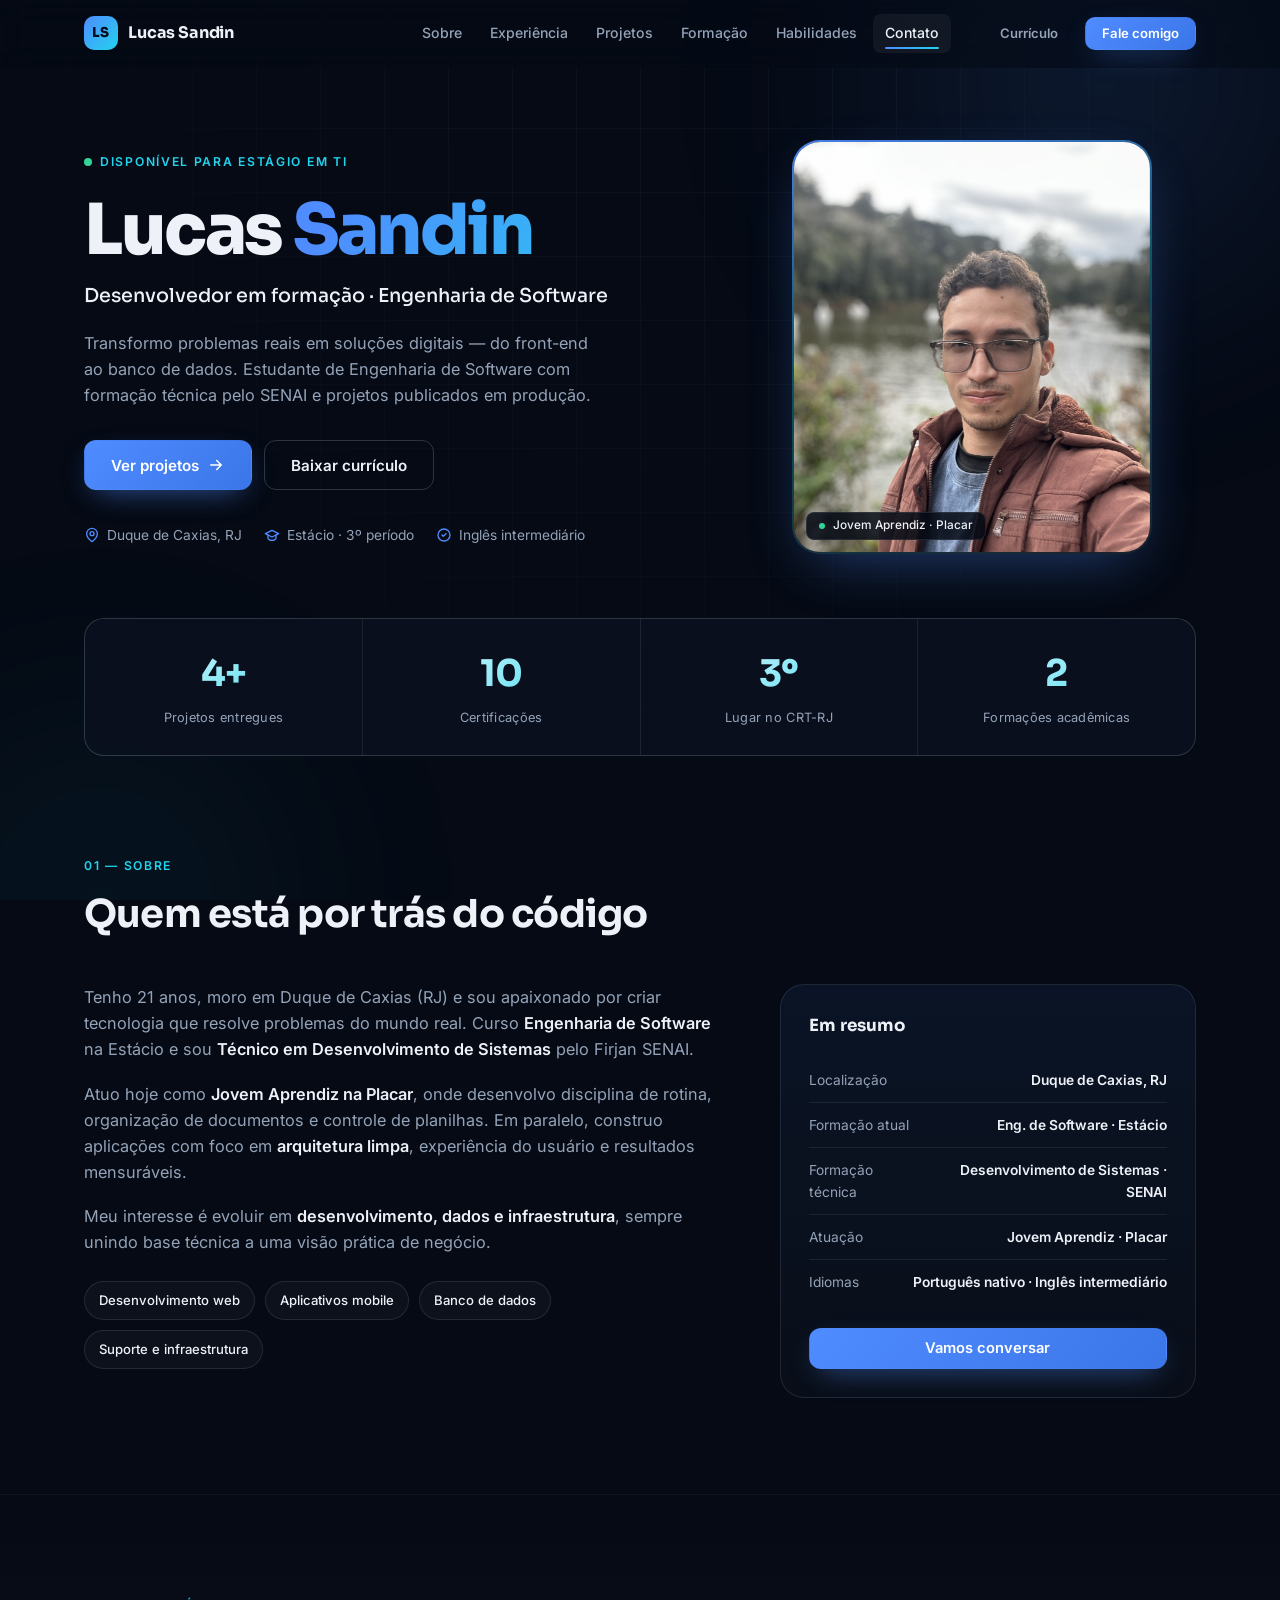
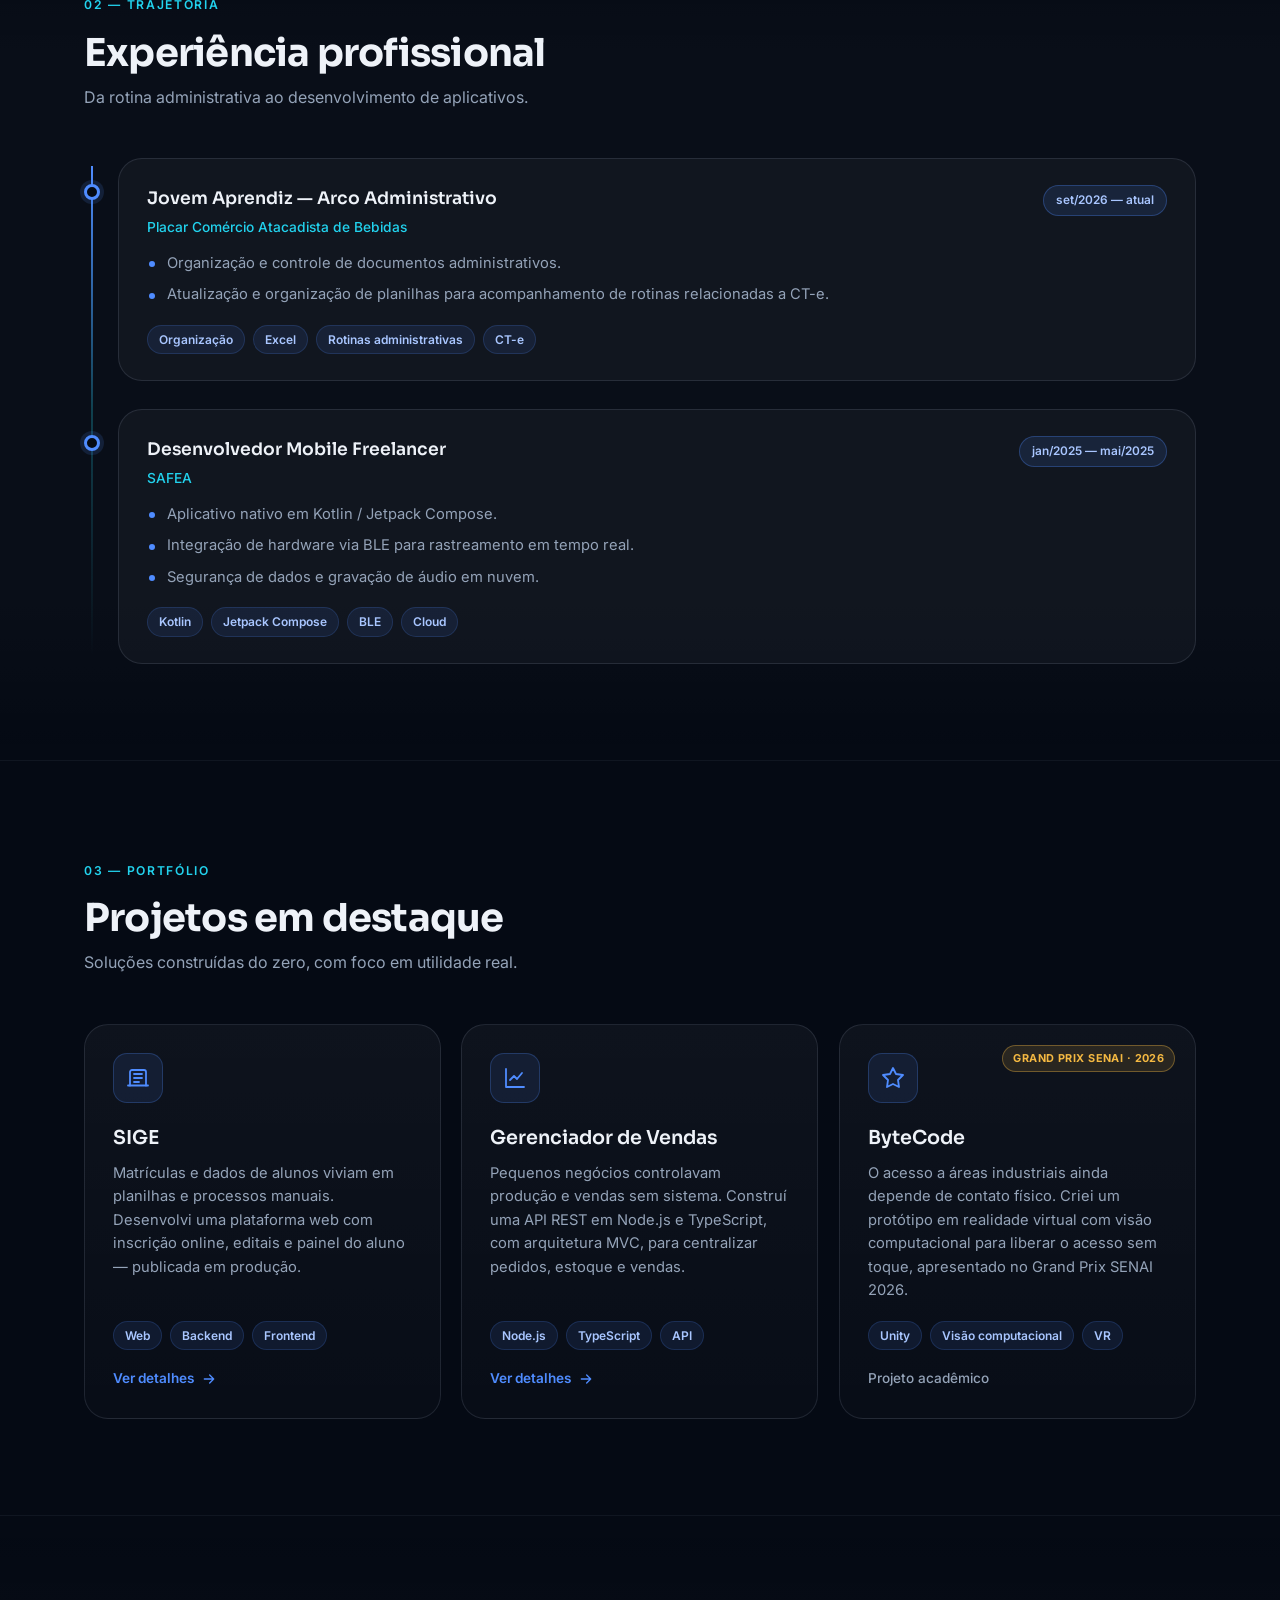
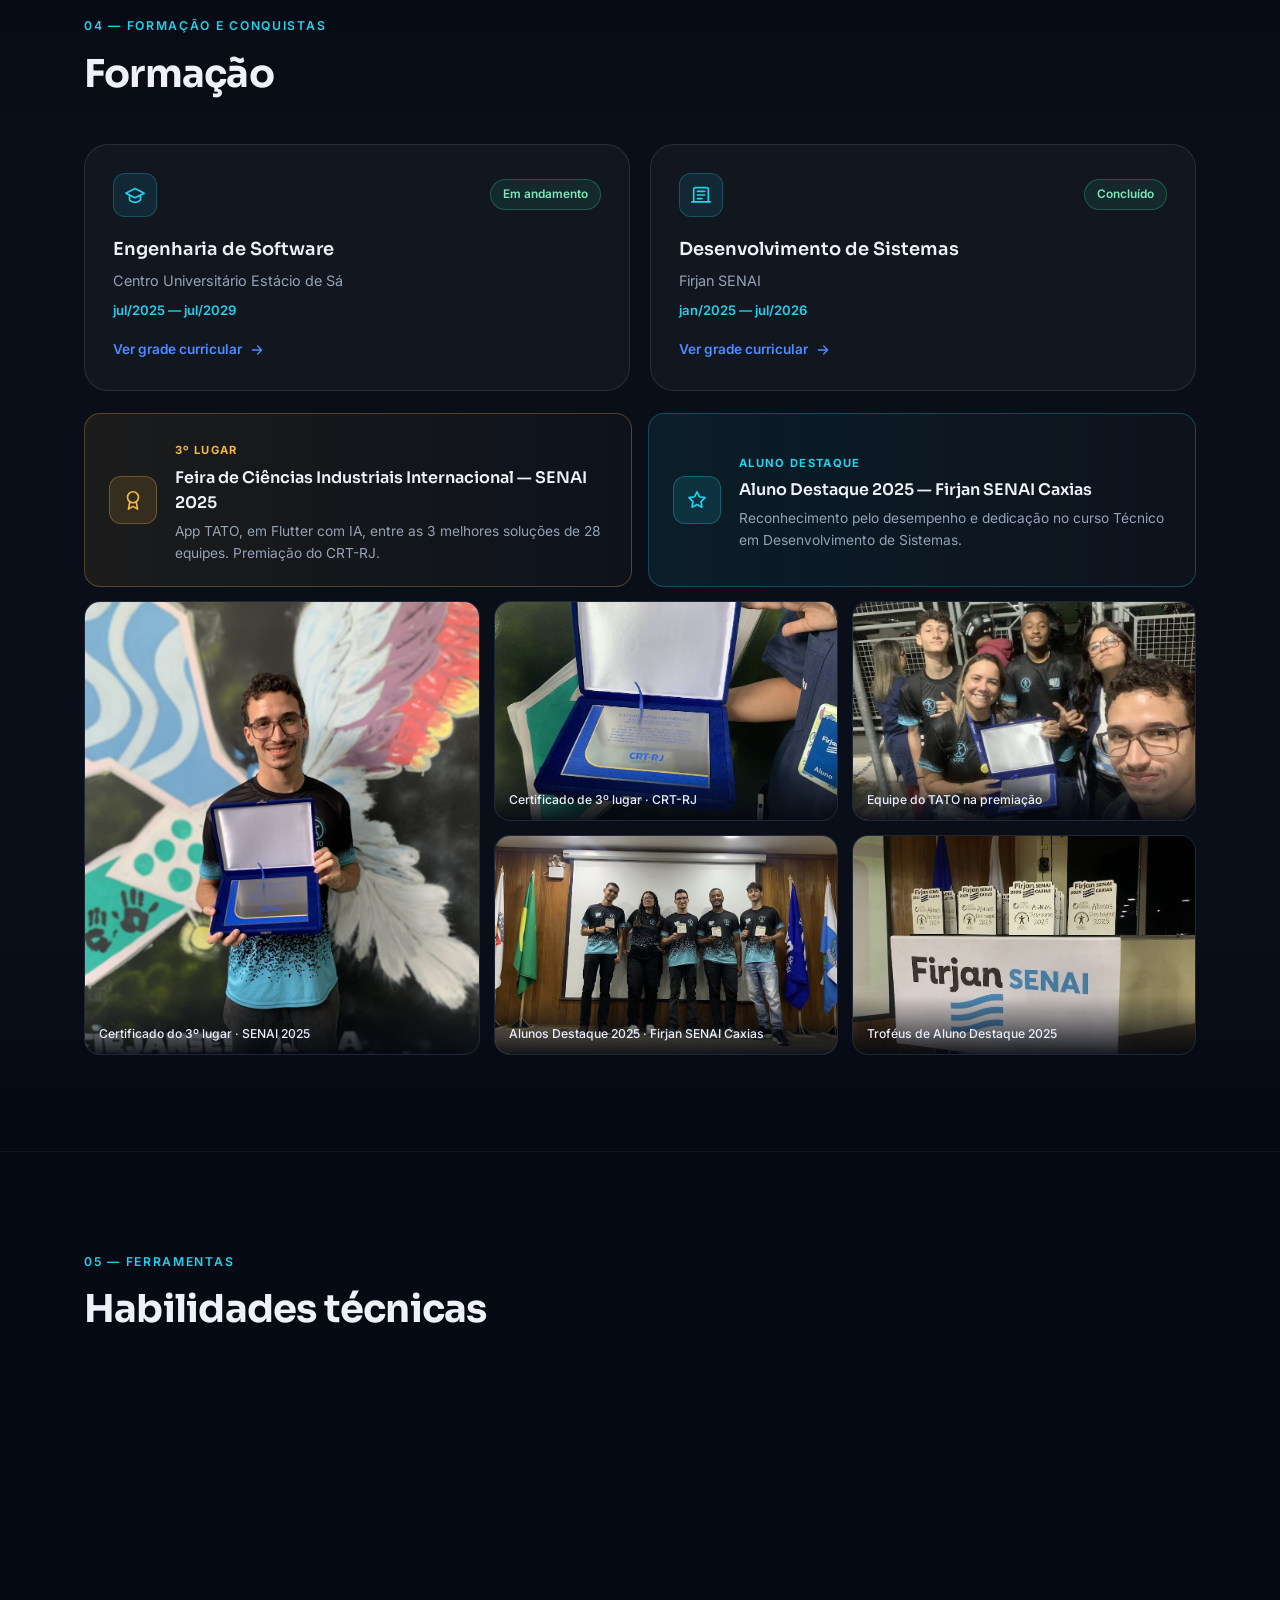
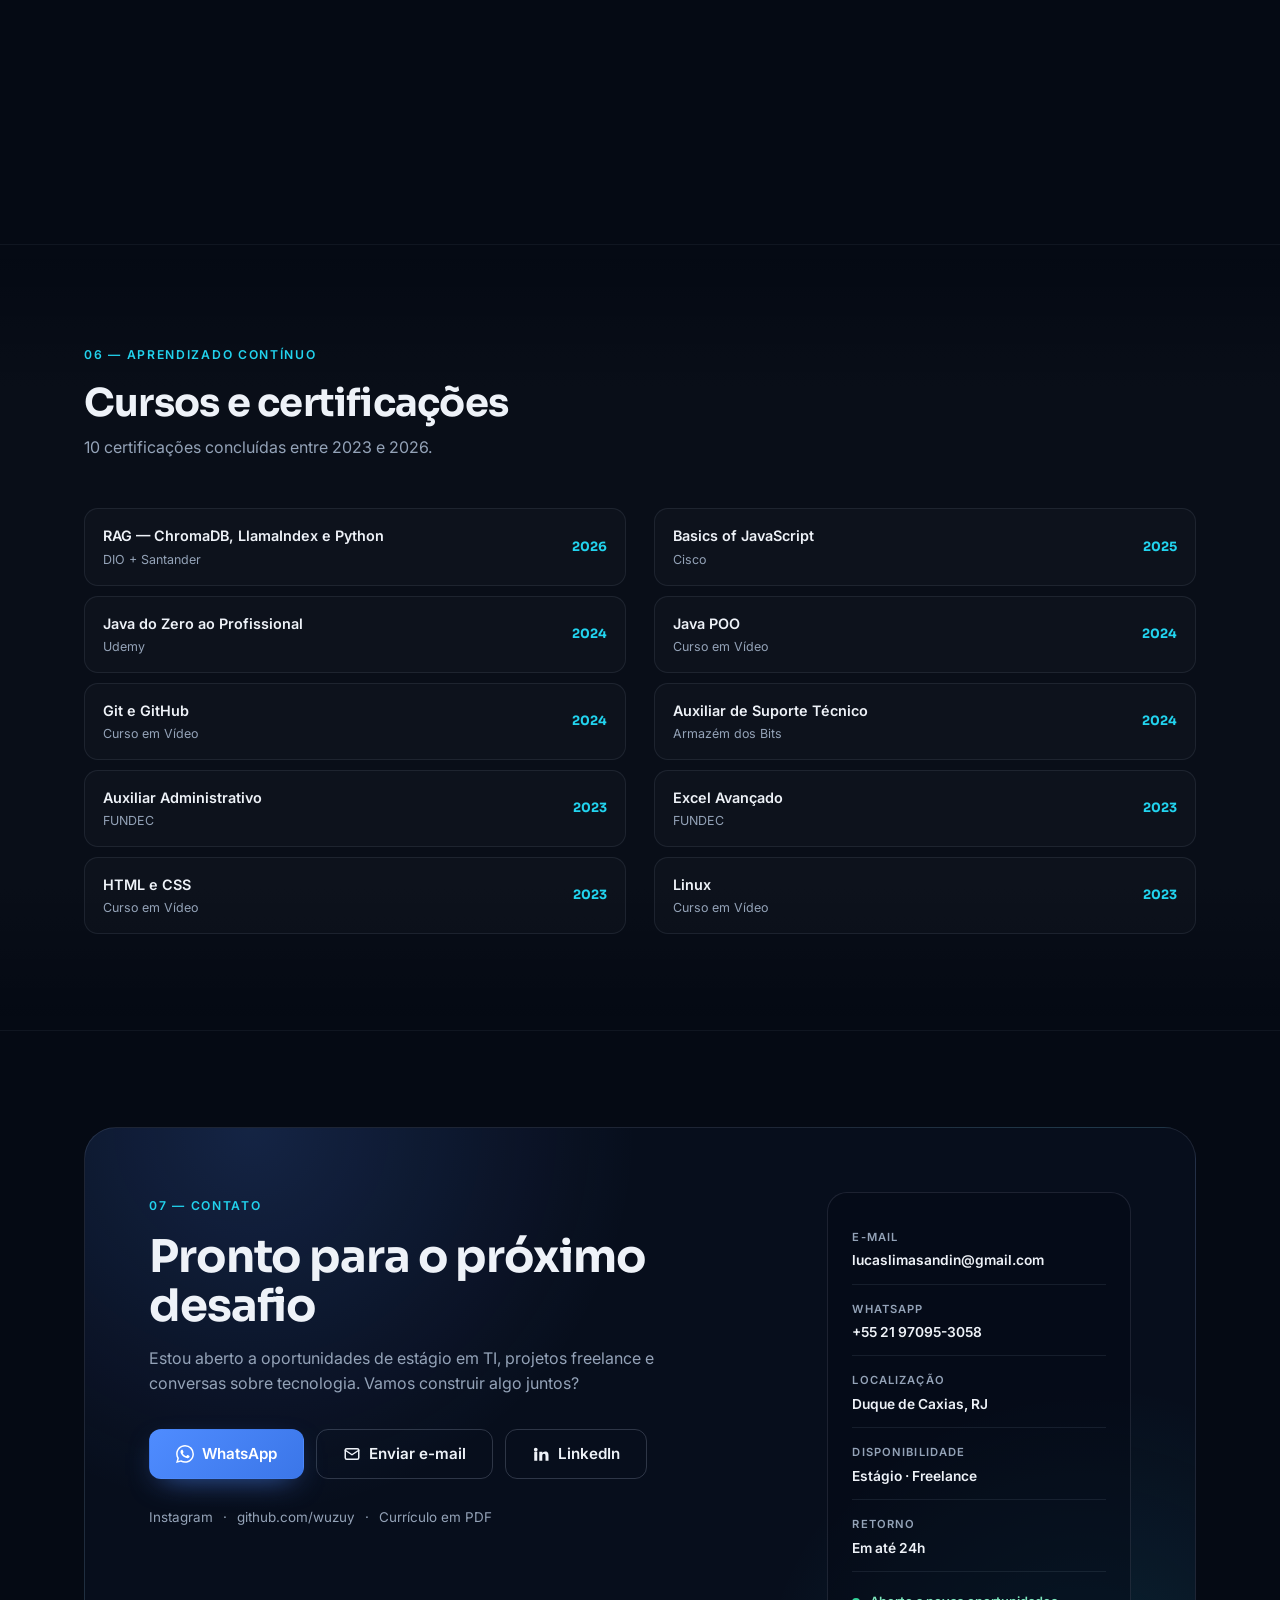
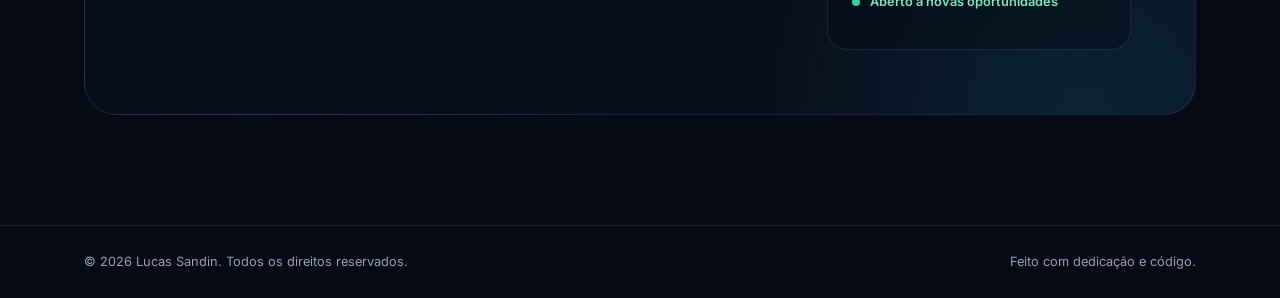
<file: index.html>
<!DOCTYPE html>
<html lang="pt-BR">

<head>
    <meta charset="UTF-8">
    <meta name="viewport" content="width=device-width, initial-scale=1.0">
    <title>Lucas Sandin — Desenvolvedor em Formação</title>
    <meta name="description"
        content="Portfólio de Lucas Sandin, desenvolvedor em formação em Engenharia de Software. Projetos de desenvolvimento web, mobile e dados.">
    <link rel="preconnect" href="https://fonts.googleapis.com">
    <link rel="preconnect" href="https://fonts.gstatic.com" crossorigin>
    <link
        href="https://fonts.googleapis.com/css2?family=Inter:wght@300;400;500;600;700&family=Sora:wght@400;500;600;700;800&display=swap"
        rel="stylesheet">
    <link rel="stylesheet" href="style.css">
</head>

<body>
    <div class="scroll-progress" id="scroll-progress" aria-hidden="true"></div>
    <div class="bg-effects" aria-hidden="true">
        <span class="bg-glow bg-glow-1"></span>
        <span class="bg-glow bg-glow-2"></span>
        <span class="bg-grid"></span>
    </div>

    <nav class="navbar" id="navbar">
        <div class="nav-content">
            <a href="#top" class="brand">
                <span class="brand-mark">LS</span>
                <span class="brand-text">Lucas Sandin</span>
            </a>

            <ul class="nav-links" id="nav-links">
                <li><a href="#sobre">Sobre</a></li>
                <li><a href="#experiencia">Experiência</a></li>
                <li><a href="#projetos">Projetos</a></li>
                <li><a href="#formacao">Formação</a></li>
                <li><a href="#habilidades">Habilidades</a></li>
                <li><a href="#contato">Contato</a></li>
            </ul>

            <div class="nav-actions">
                <a href="assets/curriculo-lucas-sandin.pdf" class="btn btn-ghost btn-sm" download>Currículo</a>
                <a href="#contato" class="btn btn-primary btn-sm">Fale comigo</a>
            </div>

            <button class="menu-btn" id="menu-btn" aria-label="Abrir menu" aria-expanded="false" aria-controls="nav-links">
                <span></span><span></span><span></span>
            </button>
        </div>
    </nav>

    <main id="top">
        <section class="home-hero">
            <div class="wrap hero-grid">
                <div class="hero-copy">
                    <span class="eyebrow">
                        <span class="pulse-dot"></span> Disponível para estágio em TI
                    </span>

                    <h1>Lucas <span class="text-gradient">Sandin</span></h1>

                    <p class="hero-role">Desenvolvedor em formação · Engenharia de Software</p>

                    <p class="hero-lead">
                        Transformo problemas reais em soluções digitais — do front-end ao banco de dados.
                        Estudante de Engenharia de Software com formação técnica pelo SENAI e projetos
                        publicados em produção.
                    </p>

                    <div class="hero-cta">
                        <a href="#projetos" class="btn btn-primary btn-lg">
                            Ver projetos
                            <svg viewBox="0 0 24 24" width="18" height="18" fill="none" stroke="currentColor"
                                stroke-width="2" stroke-linecap="round" stroke-linejoin="round">
                                <path d="M5 12h14M13 6l6 6-6 6" />
                            </svg>
                        </a>
                        <a href="assets/curriculo-lucas-sandin.pdf" class="btn btn-outline btn-lg" download>
                            Baixar currículo
                        </a>
                    </div>

                    <ul class="hero-meta">
                        <li>
                            <svg viewBox="0 0 24 24" width="16" height="16" fill="none" stroke="currentColor"
                                stroke-width="2" stroke-linecap="round" stroke-linejoin="round">
                                <path d="M20 10c0 6-8 12-8 12s-8-6-8-12a8 8 0 0 1 16 0Z" />
                                <circle cx="12" cy="10" r="3" />
                            </svg>
                            Duque de Caxias, RJ
                        </li>
                        <li>
                            <svg viewBox="0 0 24 24" width="16" height="16" fill="none" stroke="currentColor"
                                stroke-width="2" stroke-linecap="round" stroke-linejoin="round">
                                <path d="M22 10 12 5 2 10l10 5 10-5Z" />
                                <path d="M6 12v5c0 1 2.7 3 6 3s6-2 6-3v-5" />
                            </svg>
                            Estácio · 3º período
                        </li>
                        <li>
                            <svg viewBox="0 0 24 24" width="16" height="16" fill="none" stroke="currentColor"
                                stroke-width="2" stroke-linecap="round" stroke-linejoin="round">
                                <path d="m9 12 2 2 4-4" />
                                <circle cx="12" cy="12" r="9" />
                            </svg>
                            Inglês intermediário
                        </li>
                    </ul>
                </div>

                <div class="hero-visual">
                    <div class="portrait">
                        <div class="portrait-frame">
                            <img src="assets/profile.jpg" alt="Fotografia de Lucas Sandin" loading="eager">
                        </div>
                        <span class="photo-tag"><span class="dot"></span> Jovem Aprendiz · Placar</span>
                    </div>
                </div>
            </div>

            <div class="wrap">
                <div class="stats" id="stats">
                    <div class="stat">
                        <strong data-counter="4" data-suffix="+">0</strong>
                        <span>Projetos entregues</span>
                    </div>
                    <div class="stat">
                        <strong data-counter="10">0</strong>
                        <span>Certificações</span>
                    </div>
                    <div class="stat">
                        <strong data-counter="3" data-suffix="º">0</strong>
                        <span>Lugar no CRT-RJ</span>
                    </div>
                    <div class="stat">
                        <strong data-counter="2">0</strong>
                        <span>Formações acadêmicas</span>
                    </div>
                </div>
            </div>
        </section>

        <section id="sobre" class="section reveal">
            <div class="wrap">
                <div class="section-head">
                    <span class="eyebrow">01 — Sobre</span>
                    <h2>Quem está por trás do código</h2>
                </div>

                <div class="about-grid">
                    <div class="about-copy">
                        <p>
                            Tenho 21 anos, moro em Duque de Caxias (RJ) e sou apaixonado por criar tecnologia
                            que resolve problemas do mundo real. Curso <strong>Engenharia de Software</strong>
                            na Estácio e sou <strong>Técnico em Desenvolvimento de Sistemas</strong> pelo
                            Firjan SENAI.
                        </p>
                        <p>
                            Atuo hoje como <strong>Jovem Aprendiz na Placar</strong>, onde desenvolvo disciplina
                            de rotina, organização de documentos e controle de planilhas. Em paralelo, construo
                            aplicações com foco em <strong>arquitetura limpa</strong>, experiência do usuário e
                            resultados mensuráveis.
                        </p>
                        <p>
                            Meu interesse é evoluir em <strong>desenvolvimento, dados e infraestrutura</strong>,
                            sempre unindo base técnica a uma visão prática de negócio.
                        </p>

                        <div class="about-tags">
                            <span class="chip">Desenvolvimento web</span>
                            <span class="chip">Aplicativos mobile</span>
                            <span class="chip">Banco de dados</span>
                            <span class="chip">Suporte e infraestrutura</span>
                        </div>
                    </div>

                    <aside class="about-card">
                        <h3>Em resumo</h3>
                        <ul class="facts">
                            <li>
                                <span>Localização</span>
                                <strong>Duque de Caxias, RJ</strong>
                            </li>
                            <li>
                                <span>Formação atual</span>
                                <strong>Eng. de Software · Estácio</strong>
                            </li>
                            <li>
                                <span>Formação técnica</span>
                                <strong>Desenvolvimento de Sistemas · SENAI</strong>
                            </li>
                            <li>
                                <span>Atuação</span>
                                <strong>Jovem Aprendiz · Placar</strong>
                            </li>
                            <li>
                                <span>Idiomas</span>
                                <strong>Português nativo · Inglês intermediário</strong>
                            </li>
                        </ul>
                        <a href="#contato" class="btn btn-primary btn-block">Vamos conversar</a>
                    </aside>
                </div>
            </div>
        </section>

        <section id="experiencia" class="section section-alt reveal">
            <div class="wrap">
                <div class="section-head">
                    <span class="eyebrow">02 — Trajetória</span>
                    <h2>Experiência profissional</h2>
                    <p class="section-sub">Da rotina administrativa ao desenvolvimento de aplicativos.</p>
                </div>

                <div class="timeline">
                    <article class="timeline-item">
                        <div class="timeline-marker" aria-hidden="true"></div>
                        <div class="timeline-body">
                            <div class="timeline-top">
                                <div>
                                    <h3>Jovem Aprendiz — Arco Administrativo</h3>
                                    <p class="timeline-company">Placar Comércio Atacadista de Bebidas</p>
                                </div>
                                <span class="badge">set/2026 — atual</span>
                            </div>
                            <ul class="bullets">
                                <li>Organização e controle de documentos administrativos.</li>
                                <li>Atualização e organização de planilhas para acompanhamento de rotinas
                                    relacionadas a CT-e.</li>
                            </ul>
                            <div class="tags-container">
                                <span class="tag">Organização</span>
                                <span class="tag">Excel</span>
                                <span class="tag">Rotinas administrativas</span>
                                <span class="tag">CT-e</span>
                            </div>
                        </div>
                    </article>

                    <article class="timeline-item">
                        <div class="timeline-marker" aria-hidden="true"></div>
                        <div class="timeline-body">
                            <div class="timeline-top">
                                <div>
                                    <h3>Desenvolvedor Mobile Freelancer</h3>
                                    <p class="timeline-company">SAFEA</p>
                                </div>
                                <span class="badge">jan/2025 — mai/2025</span>
                            </div>
                            <ul class="bullets">
                                <li>Aplicativo nativo em Kotlin / Jetpack Compose.</li>
                                <li>Integração de hardware via BLE para rastreamento em tempo real.</li>
                                <li>Segurança de dados e gravação de áudio em nuvem.</li>
                            </ul>
                            <div class="tags-container">
                                <span class="tag">Kotlin</span>
                                <span class="tag">Jetpack Compose</span>
                                <span class="tag">BLE</span>
                                <span class="tag">Cloud</span>
                            </div>
                        </div>
                    </article>
                </div>
            </div>
        </section>

        <section id="projetos" class="section reveal">
            <div class="wrap">
                <div class="section-head">
                    <span class="eyebrow">03 — Portfólio</span>
                    <h2>Projetos em destaque</h2>
                    <p class="section-sub">Soluções construídas do zero, com foco em utilidade real.</p>
                </div>

                <div class="projects-grid stagger">
                    <article class="project-card" onclick="openModal('sige')" tabindex="0" role="button"
                        aria-label="Ver detalhes do projeto SIGE">
                        <div class="project-icon">
                            <svg viewBox="0 0 24 24" width="24" height="24" fill="none" stroke="currentColor"
                                stroke-width="1.8" stroke-linecap="round" stroke-linejoin="round">
                                <path d="M4 19.5V6a2 2 0 0 1 2-2h12a2 2 0 0 1 2 2v13.5" />
                                <path d="M8 8h8M8 12h8M8 16h5" />
                                <path d="M2 19.5h20" />
                            </svg>
                        </div>
                        <h3>SIGE</h3>
                        <p>Matrículas e dados de alunos viviam em planilhas e processos manuais. Desenvolvi uma
                            plataforma web com inscrição online, editais e painel do aluno — publicada em produção.</p>
                        <div class="tags-container">
                            <span class="tag">Web</span>
                            <span class="tag">Backend</span>
                            <span class="tag">Frontend</span>
                        </div>
                        <span class="project-link">
                            Ver detalhes
                            <svg viewBox="0 0 24 24" width="16" height="16" fill="none" stroke="currentColor"
                                stroke-width="2" stroke-linecap="round" stroke-linejoin="round">
                                <path d="M5 12h14M13 6l6 6-6 6" />
                            </svg>
                        </span>
                    </article>

                    <article class="project-card" onclick="openModal('gerenciador-vendas')" tabindex="0" role="button"
                        aria-label="Ver detalhes do projeto Gerenciador de Vendas">
                        <div class="project-icon">
                            <svg viewBox="0 0 24 24" width="24" height="24" fill="none" stroke="currentColor"
                                stroke-width="1.8" stroke-linecap="round" stroke-linejoin="round">
                                <path d="M3 3v18h18" />
                                <path d="m7 14 4-4 3 3 5-6" />
                            </svg>
                        </div>
                        <h3>Gerenciador de Vendas</h3>
                        <p>Pequenos negócios controlavam produção e vendas sem sistema. Construí uma API REST em Node.js
                            e TypeScript, com arquitetura MVC, para centralizar pedidos, estoque e vendas.</p>
                        <div class="tags-container">
                            <span class="tag">Node.js</span>
                            <span class="tag">TypeScript</span>
                            <span class="tag">API</span>
                        </div>
                        <span class="project-link">
                            Ver detalhes
                            <svg viewBox="0 0 24 24" width="16" height="16" fill="none" stroke="currentColor"
                                stroke-width="2" stroke-linecap="round" stroke-linejoin="round">
                                <path d="M5 12h14M13 6l6 6-6 6" />
                            </svg>
                        </span>
                    </article>

                    <article class="project-card project-static">
                        <span class="project-flag">Grand Prix SENAI · 2026</span>
                        <div class="project-icon">
                            <svg viewBox="0 0 24 24" width="24" height="24" fill="none" stroke="currentColor"
                                stroke-width="1.8" stroke-linecap="round" stroke-linejoin="round">
                                <path d="m12 2 3 6 7 1-5 5 1 7-6-3-6 3 1-7-5-5 7-1 3-6Z" />
                            </svg>
                        </div>
                        <h3>ByteCode</h3>
                        <p>O acesso a áreas industriais ainda depende de contato físico. Criei um protótipo em
                            realidade virtual com visão computacional para liberar o acesso sem toque, apresentado no
                            Grand Prix SENAI 2026.</p>
                        <div class="tags-container">
                            <span class="tag">Unity</span>
                            <span class="tag">Visão computacional</span>
                            <span class="tag">VR</span>
                        </div>
                        <span class="project-link project-link-muted">Projeto acadêmico</span>
                    </article>
                </div>
            </div>
        </section>

        <section id="formacao" class="section section-alt reveal">
            <div class="wrap">
                <div class="section-head">
                    <span class="eyebrow">04 — Formação e conquistas</span>
                    <h2>Formação</h2>
                </div>

                <div class="education-grid stagger">
                    <article class="edu-card" onclick="openModal('faculdade')" tabindex="0" role="button"
                        aria-label="Ver grade curricular de Engenharia de Software">
                        <div class="edu-head">
                            <span class="edu-icon">
                                <svg viewBox="0 0 24 24" width="22" height="22" fill="none" stroke="currentColor"
                                    stroke-width="1.8" stroke-linecap="round" stroke-linejoin="round">
                                    <path d="M22 10 12 5 2 10l10 5 10-5Z" />
                                    <path d="M6 12v5c0 1 2.7 3 6 3s6-2 6-3v-5" />
                                </svg>
                            </span>
                            <span class="badge badge-soft">Em andamento</span>
                        </div>
                        <h3>Engenharia de Software</h3>
                        <p class="edu-school">Centro Universitário Estácio de Sá</p>
                        <p class="edu-period">jul/2025 — jul/2029</p>
                        <span class="project-link">Ver grade curricular
                            <svg viewBox="0 0 24 24" width="16" height="16" fill="none" stroke="currentColor"
                                stroke-width="2" stroke-linecap="round" stroke-linejoin="round">
                                <path d="M5 12h14M13 6l6 6-6 6" />
                            </svg>
                        </span>
                    </article>

                    <article class="edu-card" onclick="openModal('tecnico')" tabindex="0" role="button"
                        aria-label="Ver grade curricular do curso técnico">
                        <div class="edu-head">
                            <span class="edu-icon">
                                <svg viewBox="0 0 24 24" width="22" height="22" fill="none" stroke="currentColor"
                                    stroke-width="1.8" stroke-linecap="round" stroke-linejoin="round">
                                    <path d="M4 19.5V6a2 2 0 0 1 2-2h12a2 2 0 0 1 2 2v13.5" />
                                    <path d="M8 8h8M8 12h8M8 16h5" />
                                    <path d="M2 19.5h20" />
                                </svg>
                            </span>
                            <span class="badge badge-soft">Concluído</span>
                        </div>
                        <h3>Desenvolvimento de Sistemas</h3>
                        <p class="edu-school">Firjan SENAI</p>
                        <p class="edu-period">jan/2025 — jul/2026</p>
                        <span class="project-link">Ver grade curricular
                            <svg viewBox="0 0 24 24" width="16" height="16" fill="none" stroke="currentColor"
                                stroke-width="2" stroke-linecap="round" stroke-linejoin="round">
                                <path d="M5 12h14M13 6l6 6-6 6" />
                            </svg>
                        </span>
                    </article>
                </div>

                <div class="achievements">
                    <div class="achievement">
                        <span class="achievement-icon" aria-hidden="true">
                            <svg viewBox="0 0 24 24" width="22" height="22" fill="none" stroke="currentColor"
                                stroke-width="1.8" stroke-linecap="round" stroke-linejoin="round">
                                <circle cx="12" cy="9" r="6" />
                                <path d="M8.5 14 7 22l5-3 5 3-1.5-8" />
                            </svg>
                        </span>
                        <div class="achievement-body">
                            <span class="achievement-rank">3º lugar</span>
                            <h3>Feira de Ciências Industriais Internacional — SENAI 2025</h3>
                            <p>App TATO, em Flutter com IA, entre as 3 melhores soluções de 28 equipes. Premiação do
                                CRT-RJ.</p>
                        </div>
                    </div>

                    <div class="achievement achievement--accent">
                        <span class="achievement-icon" aria-hidden="true">
                            <svg viewBox="0 0 24 24" width="22" height="22" fill="none" stroke="currentColor"
                                stroke-width="1.8" stroke-linecap="round" stroke-linejoin="round">
                                <path d="m12 3 2.7 5.5 6.1.9-4.4 4.3 1 6.1-5.4-2.9-5.4 2.9 1-6.1L3.2 9.4l6.1-.9L12 3Z" />
                            </svg>
                        </span>
                        <div class="achievement-body">
                            <span class="achievement-rank">Aluno destaque</span>
                            <h3>Aluno Destaque 2025 — Firjan SENAI Caxias</h3>
                            <p>Reconhecimento pelo desempenho e dedicação no curso Técnico em Desenvolvimento de
                                Sistemas.</p>
                        </div>
                    </div>
                </div>

                <div class="gallery" aria-label="Fotos das conquistas">
                    <figure class="gallery-item gallery-item--tall">
                        <a href="assets/conquista-tato-1.jpg" data-lightbox
                            aria-label="Ampliar foto de Lucas Sandin com o certificado de 3º lugar">
                            <img src="assets/conquista-tato-1.jpg" width="900" height="1200" loading="lazy"
                                alt="Lucas Sandin segurando o certificado de 3º lugar na Feira de Ciências Industriais do SENAI 2025">
                            <span class="gallery-caption">Certificado do 3º lugar · SENAI 2025</span>
                        </a>
                    </figure>

                    <figure class="gallery-item">
                        <a href="assets/conquista-tato-2.jpg" data-lightbox
                            aria-label="Ampliar foto do certificado de 3º lugar">
                            <img src="assets/conquista-tato-2.jpg" width="1000" height="563" loading="lazy"
                                alt="Certificado de 3º lugar da Feira de Ciências Industriais Internacional do SENAI 2025">
                            <span class="gallery-caption">Certificado de 3º lugar · CRT-RJ</span>
                        </a>
                    </figure>

                    <figure class="gallery-item">
                        <a href="assets/conquista-tato-3.jpg" data-lightbox
                            aria-label="Ampliar foto da equipe do TATO na premiação">
                            <img src="assets/conquista-tato-3.jpg" width="1000" height="563" loading="lazy"
                                alt="Equipe do TATO reunida na premiação da Feira de Ciências Industriais do SENAI 2025">
                            <span class="gallery-caption">Equipe do TATO na premiação</span>
                        </a>
                    </figure>

                    <figure class="gallery-item">
                        <a href="assets/conquista-destaque-1.jpg" data-lightbox
                            aria-label="Ampliar foto dos alunos destaque de 2025">
                            <img src="assets/conquista-destaque-1.jpg" width="1000" height="563" loading="lazy"
                                alt="Grupo de alunos destaque de 2025 com as placas da Firjan SENAI Caxias">
                            <span class="gallery-caption">Alunos Destaque 2025 · Firjan SENAI Caxias</span>
                        </a>
                    </figure>

                    <figure class="gallery-item">
                        <a href="assets/conquista-destaque-2.jpg" data-lightbox
                            aria-label="Ampliar foto dos troféus de Aluno Destaque 2025">
                            <img src="assets/conquista-destaque-2.jpg" width="855" height="641" loading="lazy"
                                alt="Troféus de Aluno Destaque 2025 da Firjan SENAI Caxias">
                            <span class="gallery-caption">Troféus de Aluno Destaque 2025</span>
                        </a>
                    </figure>
                </div>
            </div>
        </section>

        <section id="habilidades" class="section reveal">
            <div class="wrap">
                <div class="section-head">
                    <span class="eyebrow">05 — Ferramentas</span>
                    <h2>Habilidades técnicas</h2>
                </div>

                <div class="skills-grid stagger">
                    <div class="skill-card">
                        <h3>Linguagens</h3>
                        <div class="tags-container">
                            <span class="tag">Java</span>
                            <span class="tag">Python</span>
                            <span class="tag">JavaScript</span>
                            <span class="tag">TypeScript</span>
                            <span class="tag">C#/.NET</span>
                            <span class="tag">HTML/CSS</span>
                        </div>
                    </div>

                    <div class="skill-card">
                        <h3>Front-end & Mobile</h3>
                        <div class="tags-container">
                            <span class="tag">React</span>
                            <span class="tag">Kotlin</span>
                            <span class="tag">Jetpack Compose</span>
                            <span class="tag">Flutter</span>
                        </div>
                    </div>

                    <div class="skill-card">
                        <h3>Back-end</h3>
                        <div class="tags-container">
                            <span class="tag">Node.js</span>
                            <span class="tag">Express</span>
                            <span class="tag">APIs REST</span>
                        </div>
                    </div>

                    <div class="skill-card">
                        <h3>Dados</h3>
                        <div class="tags-container">
                            <span class="tag">MySQL</span>
                            <span class="tag">PostgreSQL</span>
                            <span class="tag">SQL Server</span>
                            <span class="tag">SQLite</span>
                            <span class="tag">MongoDB</span>
                            <span class="tag">Firebase</span>
                            <span class="tag">Supabase</span>
                        </div>
                    </div>

                    <div class="skill-card">
                        <h3>Ferramentas</h3>
                        <div class="tags-container">
                            <span class="tag">Git</span>
                            <span class="tag">GitHub</span>
                            <span class="tag">Postman</span>
                            <span class="tag">Microsoft 365</span>
                            <span class="tag">Google Workspace</span>
                        </div>
                    </div>

                    <div class="skill-card">
                        <h3>Sistemas</h3>
                        <div class="tags-container">
                            <span class="tag">Windows</span>
                            <span class="tag">Linux</span>
                            <span class="tag">Redes</span>
                            <span class="tag">Segurança da Informação</span>
                        </div>
                    </div>
                </div>
            </div>
        </section>

        <section id="cursos" class="section section-alt reveal">
            <div class="wrap">
                <div class="section-head">
                    <span class="eyebrow">06 — Aprendizado contínuo</span>
                    <h2>Cursos e certificações</h2>
                    <p class="section-sub">10 certificações concluídas entre 2023 e 2026.</p>
                </div>

                <ul class="course-list stagger">
                    <li>
                        <div>
                            <strong>RAG — ChromaDB, LlamaIndex e Python</strong>
                            <span>DIO + Santander</span>
                        </div>
                        <span class="course-year">2026</span>
                    </li>
                    <li>
                        <div>
                            <strong>Basics of JavaScript</strong>
                            <span>Cisco</span>
                        </div>
                        <span class="course-year">2025</span>
                    </li>
                    <li>
                        <div>
                            <strong>Java do Zero ao Profissional</strong>
                            <span>Udemy</span>
                        </div>
                        <span class="course-year">2024</span>
                    </li>
                    <li>
                        <div>
                            <strong>Java POO</strong>
                            <span>Curso em Vídeo</span>
                        </div>
                        <span class="course-year">2024</span>
                    </li>
                    <li>
                        <div>
                            <strong>Git e GitHub</strong>
                            <span>Curso em Vídeo</span>
                        </div>
                        <span class="course-year">2024</span>
                    </li>
                    <li>
                        <div>
                            <strong>Auxiliar de Suporte Técnico</strong>
                            <span>Armazém dos Bits</span>
                        </div>
                        <span class="course-year">2024</span>
                    </li>
                    <li>
                        <div>
                            <strong>Auxiliar Administrativo</strong>
                            <span>FUNDEC</span>
                        </div>
                        <span class="course-year">2023</span>
                    </li>
                    <li>
                        <div>
                            <strong>Excel Avançado</strong>
                            <span>FUNDEC</span>
                        </div>
                        <span class="course-year">2023</span>
                    </li>
                    <li>
                        <div>
                            <strong>HTML e CSS</strong>
                            <span>Curso em Vídeo</span>
                        </div>
                        <span class="course-year">2023</span>
                    </li>
                    <li>
                        <div>
                            <strong>Linux</strong>
                            <span>Curso em Vídeo</span>
                        </div>
                        <span class="course-year">2023</span>
                    </li>
                </ul>
            </div>
        </section>

        <section id="contato" class="section contact reveal">
            <div class="wrap">
                <div class="contact-card">
                    <div class="contact-main">
                        <span class="eyebrow">07 — Contato</span>
                        <h2>Pronto para o próximo desafio</h2>
                        <p>
                            Estou aberto a oportunidades de estágio em TI, projetos freelance e conversas sobre
                            tecnologia. Vamos construir algo juntos?
                        </p>

                        <div class="contact-actions">
                            <a href="https://wa.me/5521970953058" target="_blank" rel="noopener"
                                class="btn btn-primary btn-lg">
                                <svg viewBox="0 0 24 24" width="18" height="18" fill="currentColor">
                                    <path
                                        d="M17.472 14.382c-.297-.149-1.758-.867-2.03-.967-.273-.099-.471-.148-.67.15-.197.297-.767.966-.94 1.164-.173.199-.347.223-.644.075-.297-.15-1.255-.463-2.39-1.475-.883-.788-1.48-1.761-1.653-2.059-.173-.297-.018-.458.13-.606.134-.133.298-.347.446-.52.149-.174.198-.298.298-.497.099-.198.05-.371-.025-.52-.075-.149-.669-1.612-.916-2.207-.242-.579-.487-.5-.669-.51-.173-.008-.371-.01-.57-.01-.198 0-.52.074-.792.372-.272.297-1.04 1.016-1.04 2.479 0 1.462 1.065 2.875 1.213 3.074.149.198 2.096 3.2 5.077 4.487.709.306 1.262.489 1.694.625.712.227 1.36.195 1.872.118.571-.085 1.758-.719 2.006-1.413.248-.694.248-1.289.173-1.413-.074-.124-.272-.198-.57-.347m-5.421 7.403h-.004a9.87 9.87 0 0 1-5.031-1.378l-.361-.214-3.741.982.998-3.648-.235-.374a9.86 9.86 0 0 1-1.51-5.26c.001-5.45 4.436-9.884 9.888-9.884 2.64 0 5.122 1.03 6.988 2.898a9.825 9.825 0 0 1 2.893 6.994c-.003 5.45-4.437 9.884-9.885 9.884m8.413-18.297A11.815 11.815 0 0 0 12.05 0C5.495 0 .16 5.335.157 11.892c0 2.096.547 4.142 1.588 5.945L.057 24l6.305-1.654a11.882 11.882 0 0 0 5.683 1.448h.005c6.554 0 11.89-5.335 11.893-11.893a11.821 11.821 0 0 0-3.48-8.413Z" />
                                </svg>
                                WhatsApp
                            </a>
                            <a href="https://mail.google.com/mail/?view=cm&fs=1&to=lucaslimasandin@gmail.com"
                                target="_blank" rel="noopener" class="btn btn-outline btn-lg">
                                <svg viewBox="0 0 24 24" width="18" height="18" fill="none" stroke="currentColor"
                                    stroke-width="2" stroke-linecap="round" stroke-linejoin="round">
                                    <rect x="3" y="5" width="18" height="14" rx="2" />
                                    <path d="m3 7 9 6 9-6" />
                                </svg>
                                Enviar e-mail
                            </a>
                            <a href="https://www.linkedin.com/in/lucasmatheusls/" target="_blank" rel="noopener"
                                class="btn btn-outline btn-lg">
                                <svg viewBox="0 0 24 24" width="18" height="18" fill="currentColor">
                                    <path
                                        d="M4.98 3.5A2.5 2.5 0 1 0 5 8.5a2.5 2.5 0 0 0 0-5ZM3 9h4v12H3V9Zm7 0h3.8v1.7h.05c.53-1 1.83-2.05 3.77-2.05C21.4 8.65 22 11 22 14.1V21h-4v-6.1c0-1.45-.03-3.3-2-3.3s-2.3 1.57-2.3 3.2V21h-4V9Z" />
                                </svg>
                                LinkedIn
                            </a>
                        </div>

                        <div class="contact-links">
                            <a href="https://www.instagram.com/lucas.mlswz/" target="_blank"
                                rel="noopener">Instagram</a>
                            <span>·</span>
                            <a href="https://github.com/wuzuy/" target="_blank" rel="noopener">github.com/wuzuy</a>
                            <span>·</span>
                            <a href="assets/curriculo-lucas-sandin.pdf" download>Currículo em PDF</a>
                        </div>
                    </div>

                    <aside class="contact-side">
                        <div class="contact-item">
                            <span>E-mail</span>
                            <a href="mailto:lucaslimasandin@gmail.com">lucaslimasandin@gmail.com</a>
                        </div>
                        <div class="contact-item">
                            <span>WhatsApp</span>
                            <a href="https://wa.me/5521970953058" target="_blank" rel="noopener">+55 21 97095-3058</a>
                        </div>
                        <div class="contact-item">
                            <span>Localização</span>
                            <strong>Duque de Caxias, RJ</strong>
                        </div>
                        <div class="contact-item">
                            <span>Disponibilidade</span>
                            <strong>Estágio · Freelance</strong>
                        </div>
                        <div class="contact-item">
                            <span>Retorno</span>
                            <strong>Em até 24h</strong>
                        </div>
                        <div class="contact-item contact-item-status">
                            <span class="pulse-dot"></span>
                            <strong>Aberto a novas oportunidades</strong>
                        </div>
                    </aside>
                </div>
            </div>
        </section>
    </main>

    <footer class="footer">
        <div class="wrap footer-inner">
            <span>© <span id="year">2026</span> Lucas Sandin. Todos os direitos reservados.</span>
            <span>Feito com dedicação e código.</span>
        </div>
    </footer>

    <div id="project-modal" class="modal-overlay hidden" role="dialog" aria-modal="true" aria-labelledby="modal-title">
        <div class="modal-content">
            <button class="close-btn" onclick="closeModal()" aria-label="Fechar">&times;</button>
            <h2 id="modal-title">Título</h2>
            <div id="modal-desc" style="margin-top: 10px;">Descrição do projeto...</div>
            <div id="modal-tags" class="tags-container" style="margin: 15px 0;"></div>
            <div class="modal-actions">
                <a id="modal-link-github" href="#" target="_blank" rel="noopener" class="btn btn-primary">GitHub</a>
                <a id="modal-link-page" href="#" class="btn btn-outline">Ver Detalhes</a>
            </div>
        </div>
    </div>

    <script src="script.js"></script>
</body>

</html>
</file>
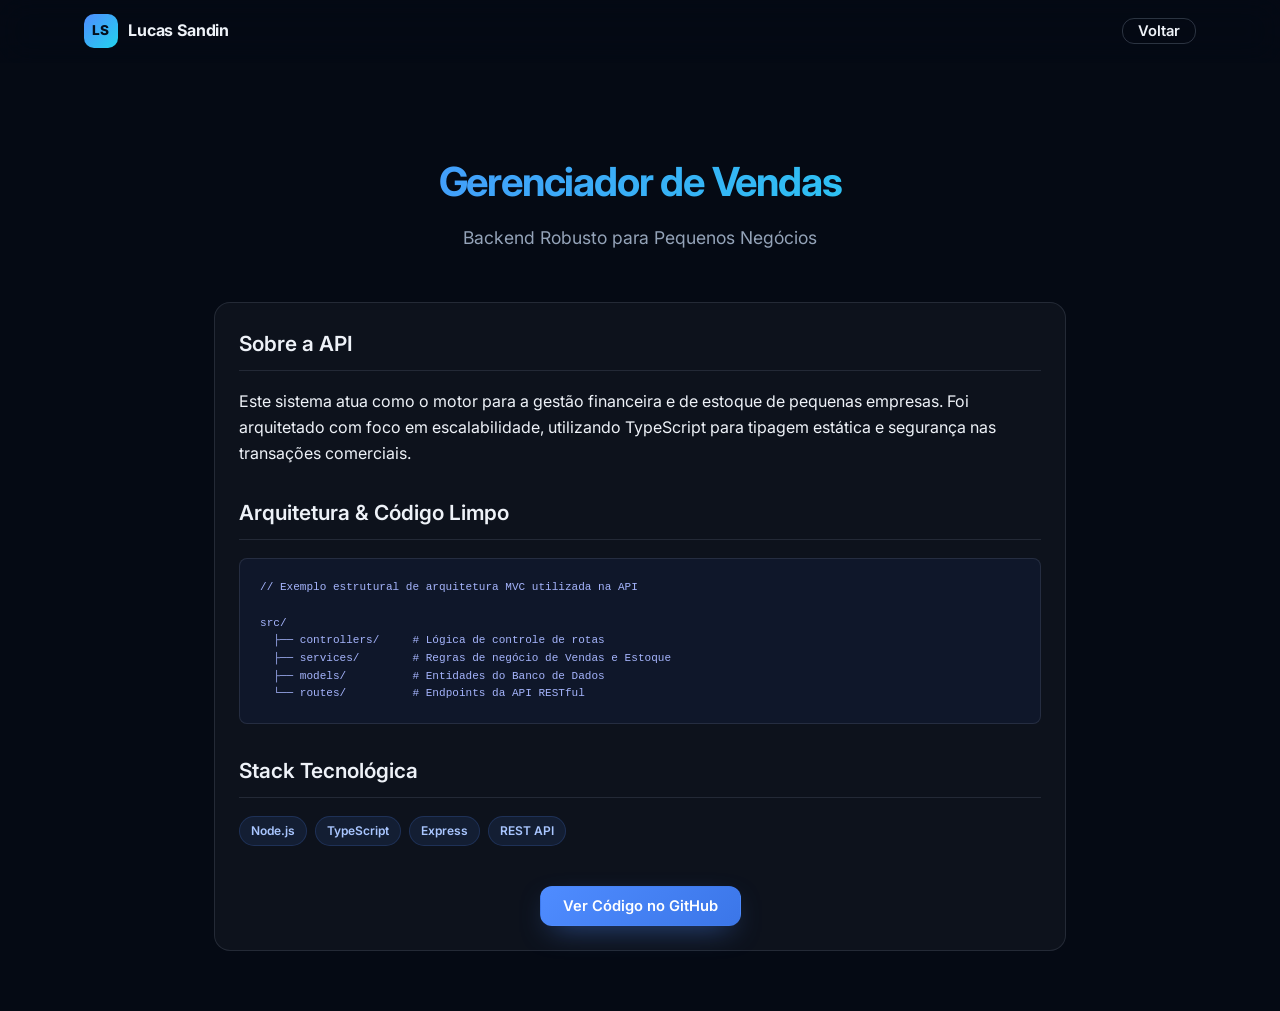
<file: gerenciador-vendas.html>
<!DOCTYPE html>
<html lang="pt-BR">

<head>
    <meta charset="UTF-8">
    <meta name="viewport" content="width=device-width, initial-scale=1.0">
    <title>Gerenciador de Vendas - Detalhes</title>
    <link href="https://fonts.googleapis.com/css2?family=Inter:wght@300;400;600;700&display=swap" rel="stylesheet">
    <link rel="stylesheet" href="style.css">
</head>

<body>
    <nav class="navbar">
        <div class="nav-content">
            <a href="index.html" class="brand">
                <span class="brand-mark">LS</span>
                <span class="brand-text">Lucas Sandin</span>
            </a>
            <a href="index.html" class="btn btn-outline" style="padding: 5px 15px;">Voltar</a>
        </div>
    </nav>

    <main class="container">
        <header class="hero" style="padding-bottom: 10px;">
            <h1 style="font-size: 2.5rem;">Gerenciador de Vendas</h1>
            <h2>Backend Robusto para Pequenos Negócios</h2>
        </header>

        <section class="card fade-in visible">
            <h3 class="section-title">Sobre a API</h3>
            <p>Este sistema atua como o motor para a gestão financeira e de estoque de pequenas empresas. Foi
                arquitetado com foco em escalabilidade, utilizando TypeScript para tipagem estática e segurança nas
                transações comerciais.</p>

            <h3 class="section-title" style="margin-top: 30px;">Arquitetura & Código Limpo</h3>
            <div
                style="background: #0f172a; padding: 20px; border-radius: 8px; border: 1px solid var(--border); overflow-x: auto; font-family: monospace; color: #a5b4fc; font-size: 0.85em;">
                // Exemplo estrutural de arquitetura MVC utilizada na API
                <br><br>
                src/<br>
                &nbsp;&nbsp;├── controllers/ &nbsp;&nbsp;&nbsp;&nbsp;<span># Lógica de controle de rotas</span><br>
                &nbsp;&nbsp;├── services/ &nbsp;&nbsp;&nbsp;&nbsp;&nbsp;&nbsp;&nbsp;<span># Regras de negócio de Vendas
                    e Estoque</span><br>
                &nbsp;&nbsp;├── models/ &nbsp;&nbsp;&nbsp;&nbsp;&nbsp;&nbsp;&nbsp;&nbsp;&nbsp;<span># Entidades do Banco
                    de Dados</span><br>
                &nbsp;&nbsp;└── routes/ &nbsp;&nbsp;&nbsp;&nbsp;&nbsp;&nbsp;&nbsp;&nbsp;&nbsp;<span># Endpoints da API
                    RESTful</span>
            </div>

            <h3 class="section-title" style="margin-top: 30px;">Stack Tecnológica</h3>
            <div class="tags-container">
                <span class="tag">Node.js</span>
                <span class="tag">TypeScript</span>
                <span class="tag">Express</span>
                <span class="tag">REST API</span>
            </div>

            <div style="margin-top: 40px; text-align: center;">
                <a href="https://github.com/Wuzuy/small-business-sales-manager" target="_blank" class="btn">Ver Código
                    no GitHub</a>
            </div>
        </section>
    </main>
</body>

</html>
</file>
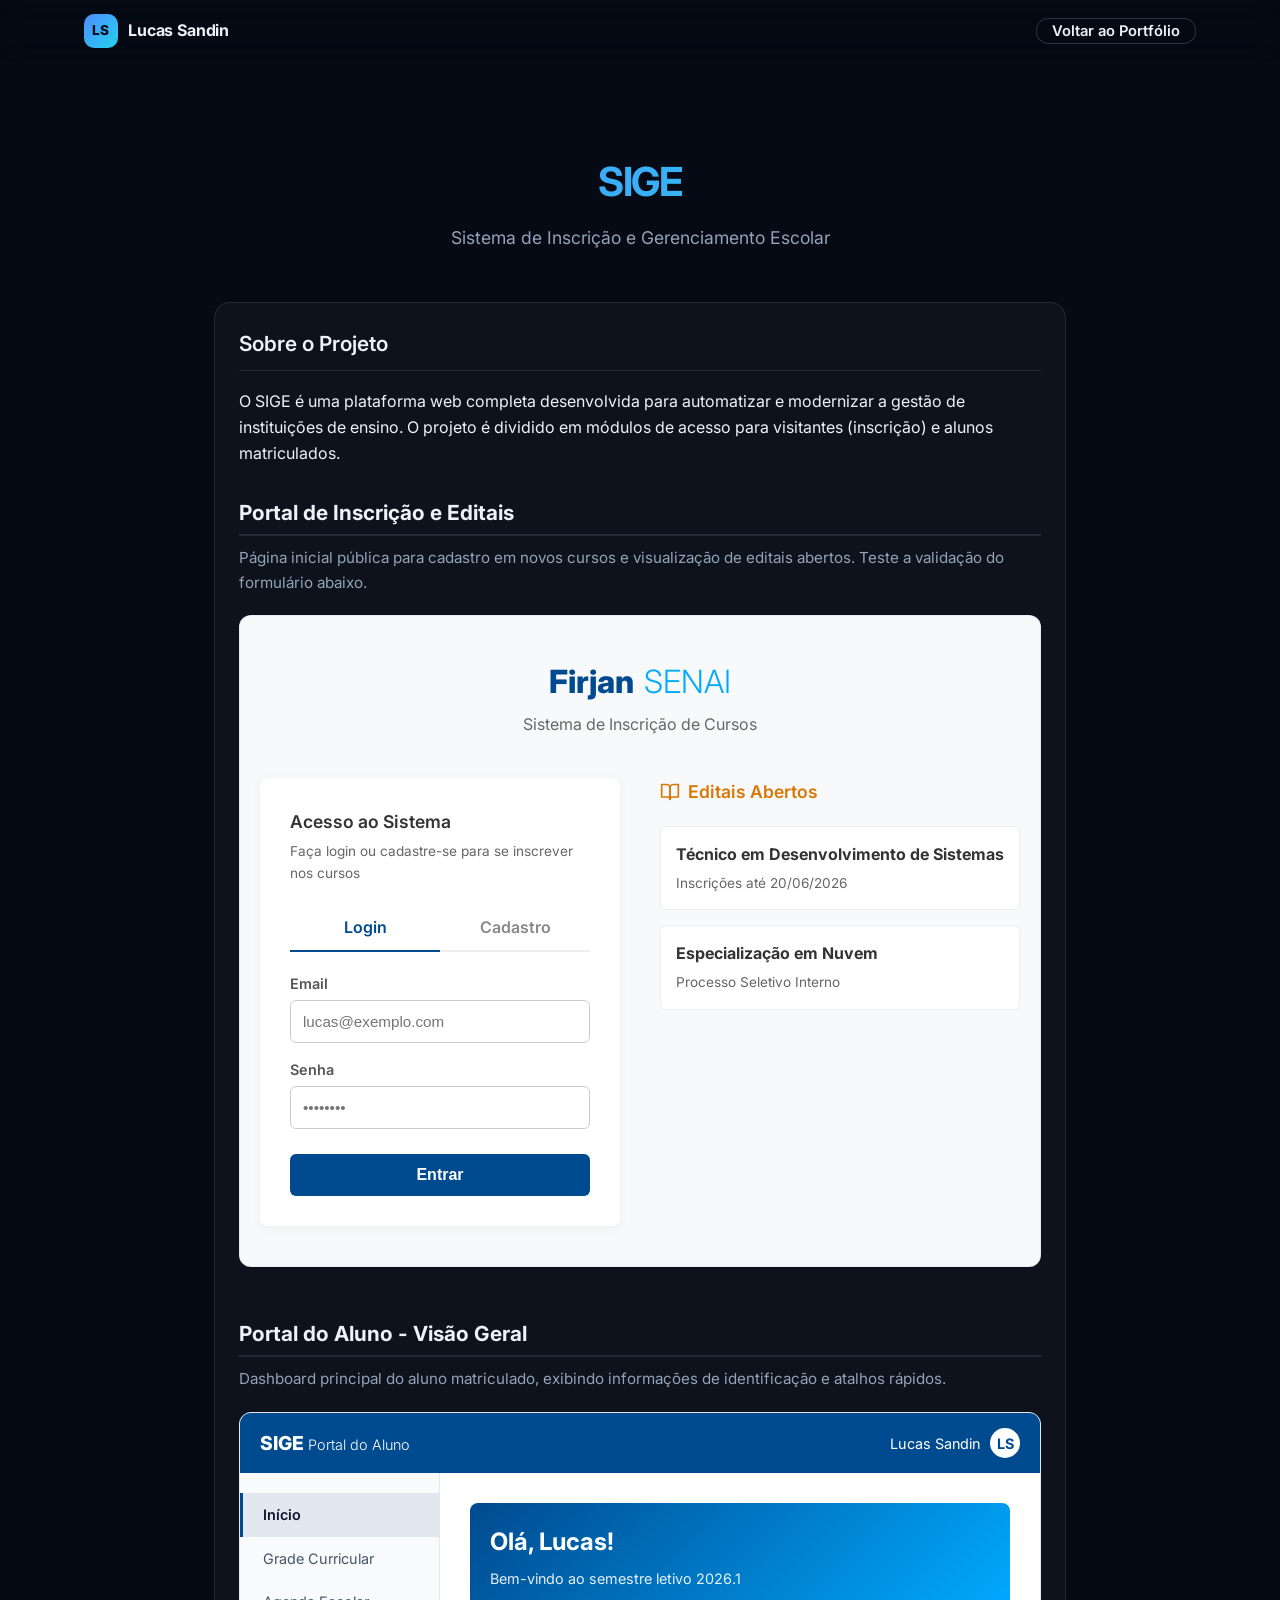
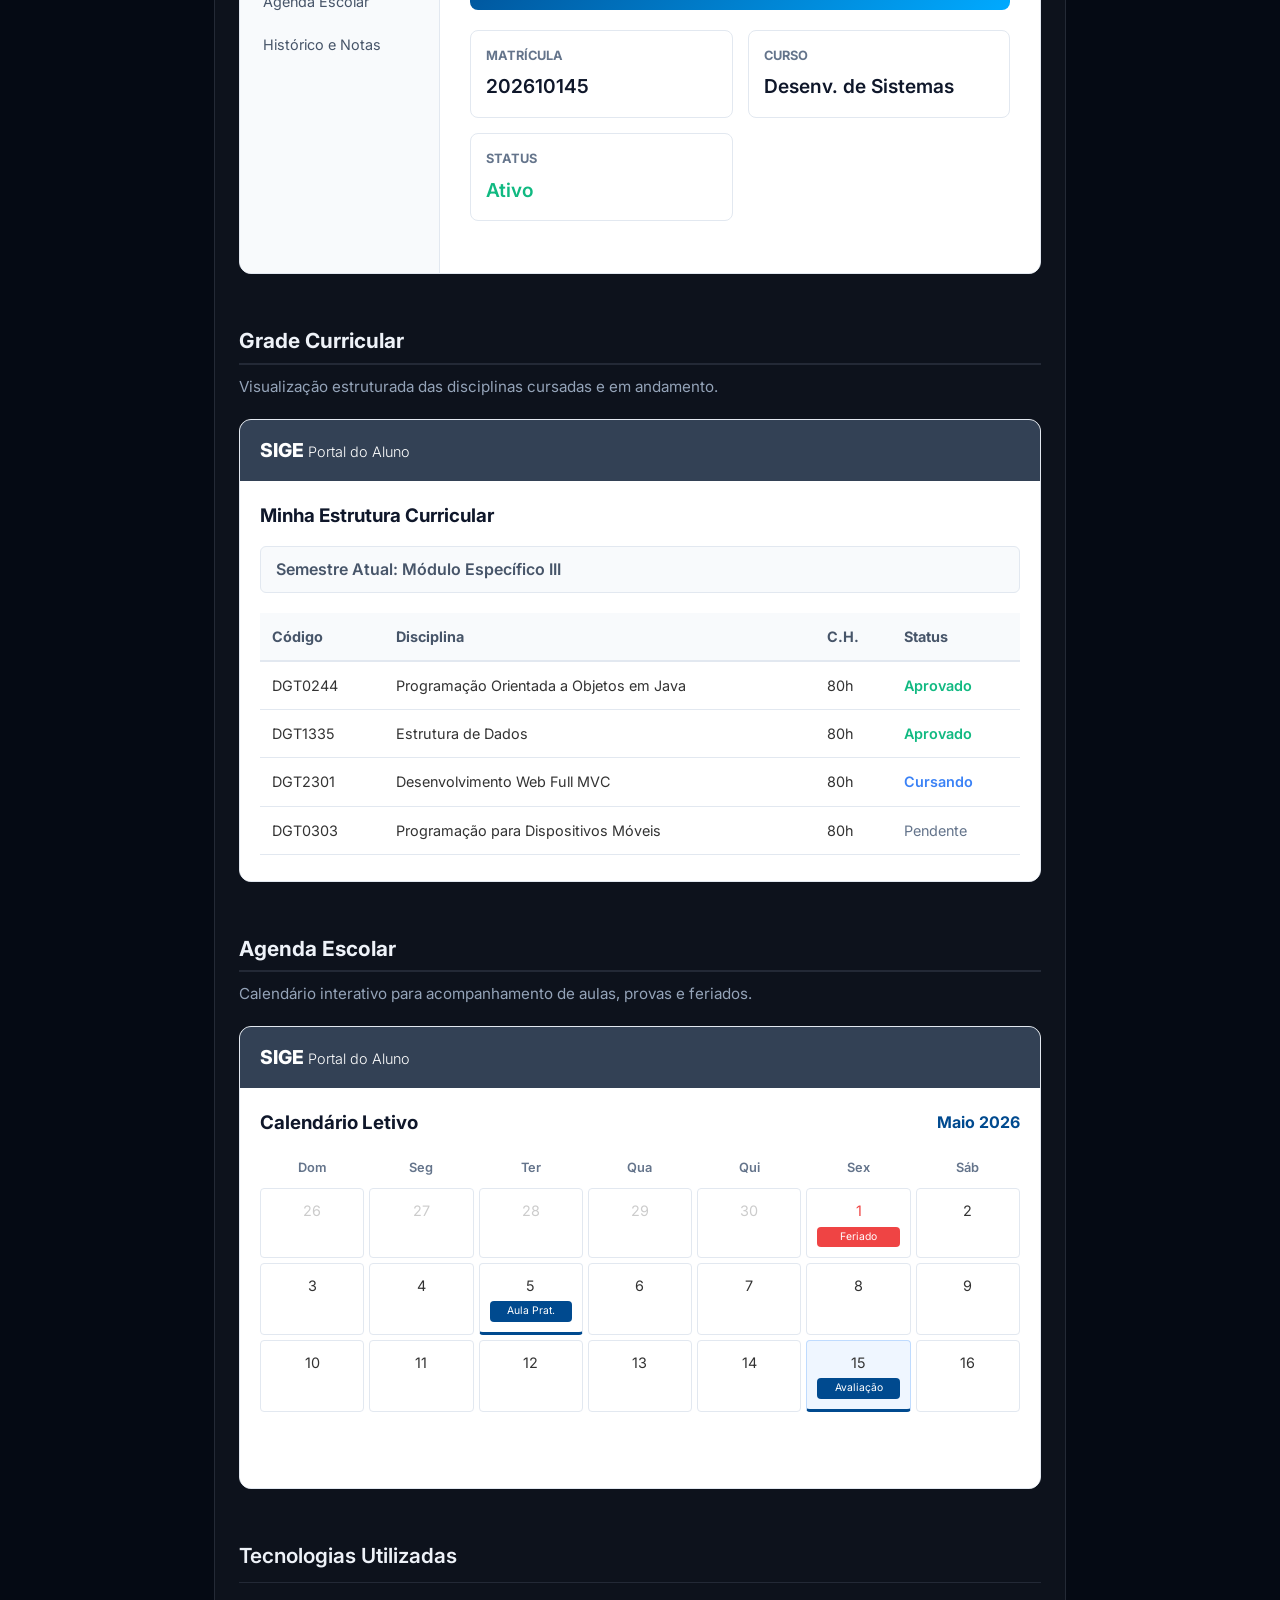
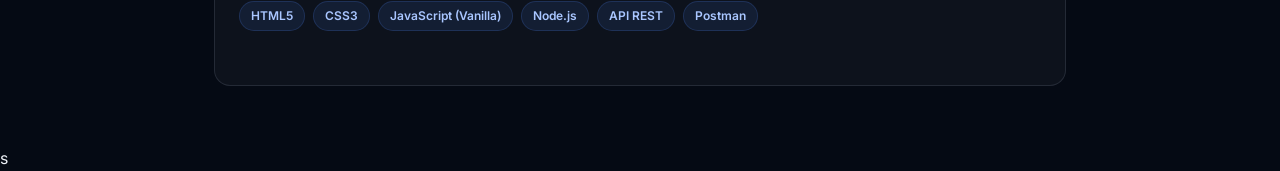
<file: sige.html>
<!DOCTYPE html>
<html lang="pt-BR">

<head>
    <meta charset="UTF-8">
    <meta name="viewport" content="width=device-width, initial-scale=1.0">
    <title>SIGE - Detalhes do Projeto</title>
    <link href="https://fonts.googleapis.com/css2?family=Inter:wght@300;400;600;700&display=swap" rel="stylesheet">
    <link rel="stylesheet" href="style.css">
    <style>
        /* Estilos base dos mockups */
        .mockup-section {
            margin-bottom: 50px;
        }

        .mockup-title {
            color: var(--text-primary);
            font-size: 1.3rem;
            margin-bottom: 10px;
            border-bottom: 2px solid var(--border);
            padding-bottom: 5px;
        }

        .mockup-desc {
            color: var(--text-secondary);
            font-size: 0.95rem;
            margin-bottom: 20px;
        }

        .sige-mockup {
            background-color: #f8f9fa;
            border-radius: 12px;
            border: 1px solid var(--border);
            padding: 40px 20px;
            font-family: 'Inter', sans-serif;
            color: #333;
        }

        /* Estilos do Portal de Inscrição (Interativo) */
        .sige-header {
            text-align: center;
            margin-bottom: 40px;
        }

        .sige-header h3 {
            color: #004a8f;
            font-size: 2rem;
            font-weight: 800;
            margin-bottom: 5px;
            display: flex;
            align-items: center;
            justify-content: center;
            gap: 10px;
        }

        .sige-header h3 span {
            color: #00aaff;
            font-weight: 300;
        }

        .sige-header p {
            color: #666;
            font-size: 1rem;
        }

        .sige-grid {
            display: grid;
            grid-template-columns: 1fr 1fr;
            gap: 40px;
            max-width: 900px;
            margin: 0 auto;
        }

        .sige-card {
            background: #fff;
            border-radius: 8px;
            padding: 30px;
            box-shadow: 0 2px 10px rgba(0, 0, 0, 0.05);
        }

        .sige-card-title {
            font-size: 1.1rem;
            font-weight: 600;
            margin-bottom: 20px;
            color: #333;
        }

        .sige-tabs {
            display: flex;
            border-bottom: 2px solid #eee;
            margin-bottom: 20px;
        }

        .sige-tab {
            flex: 1;
            text-align: center;
            padding: 10px;
            cursor: pointer;
            color: #888;
            font-weight: 600;
            transition: 0.3s;
        }

        .sige-tab.active {
            color: #004a8f;
            border-bottom: 2px solid #004a8f;
            margin-bottom: -2px;
        }

        .sige-form-group {
            margin-bottom: 15px;
            position: relative;
        }

        .sige-form-group label {
            display: block;
            margin-bottom: 5px;
            font-size: 0.9rem;
            color: #555;
            font-weight: 600;
        }

        .sige-input {
            width: 100%;
            padding: 12px;
            border: 1px solid #ccc;
            border-radius: 6px;
            font-size: 0.95rem;
            outline: none;
            transition: border-color 0.2s;
        }

        .sige-input:focus {
            border-color: #004a8f;
        }

        .sige-btn {
            width: 100%;
            padding: 12px;
            background: #004a8f;
            color: #fff;
            border: none;
            border-radius: 6px;
            font-size: 1rem;
            font-weight: 600;
            cursor: pointer;
            margin-top: 10px;
        }

        .sige-btn:hover {
            background: #00366b;
        }

        .sige-error {
            color: #d97706;
            font-size: 0.8rem;
            margin-top: 5px;
            display: none;
            background: #fef3c7;
            padding: 8px;
            border-radius: 4px;
            border: 1px solid #fde68a;
        }

        .edital-item {
            border: 1px solid #eee;
            border-radius: 6px;
            padding: 15px;
            margin-bottom: 15px;
            transition: 0.2s;
            cursor: pointer;
            background: #fff;
        }

        .edital-item:hover {
            border-color: #004a8f;
            box-shadow: 0 2px 8px rgba(0, 74, 143, 0.1);
        }

        .edital-item h4 {
            color: #333;
            margin: 0 0 5px 0;
            font-size: 1rem;
        }

        .edital-item p {
            color: #666;
            margin: 0;
            font-size: 0.85rem;
        }

        /* Estilos do Portal do Aluno (Mockups Visuais) */
        .portal-mockup {
            background: #fff;
            border-radius: 12px;
            overflow: hidden;
            border: 1px solid #e2e8f0;
            font-family: 'Inter', sans-serif;
            color: #333;
        }

        .portal-header {
            background: #004a8f;
            padding: 15px 20px;
            display: flex;
            justify-content: space-between;
            align-items: center;
            color: #fff;
        }

        .portal-header-logo {
            font-weight: 800;
            font-size: 1.2rem;
        }

        .portal-header-user {
            font-size: 0.9rem;
            display: flex;
            align-items: center;
            gap: 10px;
        }

        .portal-sidebar {
            background: #f8fafc;
            width: 200px;
            padding: 20px 0;
            border-right: 1px solid #e2e8f0;
        }

        .portal-sidebar-link {
            display: block;
            padding: 10px 20px;
            color: #475569;
            text-decoration: none;
            font-size: 0.9rem;
            border-left: 3px solid transparent;
        }

        .portal-sidebar-link:hover,
        .portal-sidebar-link.active {
            background: #e2e8f0;
            border-left-color: #004a8f;
            color: #0f172a;
            font-weight: 600;
        }

        .portal-body {
            display: flex;
            min-height: 400px;
        }

        .portal-content {
            flex: 1;
            padding: 30px;
            background: #fff;
        }

        /* Componentes do Portal */
        .welcome-box {
            background: linear-gradient(135deg, #004a8f 0%, #00aaff 100%);
            color: #fff;
            padding: 20px;
            border-radius: 8px;
            margin-bottom: 20px;
        }

        .info-grid {
            display: grid;
            grid-template-columns: repeat(auto-fit, minmax(200px, 1fr));
            gap: 15px;
            margin-bottom: 20px;
        }

        .info-card {
            border: 1px solid #e2e8f0;
            padding: 15px;
            border-radius: 8px;
        }

        .info-card-label {
            font-size: 0.8rem;
            color: #64748b;
            text-transform: uppercase;
            font-weight: 700;
            margin-bottom: 5px;
        }

        .info-card-value {
            font-size: 1.2rem;
            font-weight: 600;
            color: #0f172a;
        }

        /* Tabela de Grade */
        .grade-table {
            width: 100%;
            border-collapse: collapse;
            margin-top: 20px;
            font-size: 0.9rem;
        }

        .grade-table th {
            background: #f8fafc;
            padding: 12px;
            text-align: left;
            border-bottom: 2px solid #e2e8f0;
            color: #475569;
        }

        .grade-table td {
            padding: 12px;
            border-bottom: 1px solid #e2e8f0;
        }

        /* Calendario */
        .calendar-grid {
            display: grid;
            grid-template-columns: repeat(7, 1fr);
            gap: 5px;
            text-align: center;
            margin-top: 15px;
        }

        .calendar-day-header {
            font-weight: 600;
            color: #64748b;
            font-size: 0.8rem;
            padding: 5px;
        }

        .calendar-day {
            padding: 10px;
            border: 1px solid #e2e8f0;
            border-radius: 4px;
            font-size: 0.9rem;
            min-height: 60px;
            display: flex;
            flex-direction: column;
            justify-content: space-between;
        }

        .calendar-day.active {
            background: #eff6ff;
            border-color: #bfdbfe;
        }

        .calendar-day.has-event {
            border-bottom: 3px solid #004a8f;
        }

        .event-tag {
            font-size: 0.65rem;
            background: #004a8f;
            color: #fff;
            border-radius: 4px;
            padding: 2px 4px;
            margin-top: 4px;
        }


        @media (max-width: 768px) {
            .sige-grid {
                grid-template-columns: 1fr;
            }

            .portal-body {
                flex-direction: column;
            }

            .portal-sidebar {
                width: 100%;
                border-right: none;
                border-bottom: 1px solid #e2e8f0;
                display: flex;
                overflow-x: auto;
            }

            .portal-sidebar-link {
                border-left: none;
                border-bottom: 3px solid transparent;
                white-space: nowrap;
            }

            .portal-sidebar-link:hover,
            .portal-sidebar-link.active {
                border-left-color: transparent;
                border-bottom-color: #004a8f;
            }
        }
    </style>
</head>

<body>
    <nav class="navbar">
        <div class="nav-content">
            <a href="index.html" class="brand">
                <span class="brand-mark">LS</span>
                <span class="brand-text">Lucas Sandin</span>
            </a>
            <a href="index.html" class="btn btn-outline" style="padding: 5px 15px;">Voltar ao Portfólio</a>
        </div>
    </nav>

    <main class="container">
        <header class="hero" style="padding-bottom: 10px;">
            <h1 style="font-size: 2.5rem;">SIGE</h1>
            <h2>Sistema de Inscrição e Gerenciamento Escolar</h2>
        </header>

        <section class="card fade-in visible">
            <h3 class="section-title">Sobre o Projeto</h3>
            <p style="margin-bottom: 30px;">O SIGE é uma plataforma web completa desenvolvida para automatizar e
                modernizar a gestão de instituições de ensino. O projeto é dividido em módulos de acesso para visitantes
                (inscrição) e alunos matriculados.</p>

            <!-- Mockup 1: Inscrição -->
            <div class="mockup-section">
                <h4 class="mockup-title">Portal de Inscrição e Editais</h4>
                <p class="mockup-desc">Página inicial pública para cadastro em novos cursos e visualização de editais
                    abertos. Teste a validação do formulário abaixo.</p>

                <div class="sige-mockup">
                    <div class="sige-header">
                        <h3>Firjan <span>SENAI</span></h3>
                        <p>Sistema de Inscrição de Cursos</p>
                    </div>

                    <div class="sige-grid">
                        <div class="sige-card">
                            <div class="sige-card-title" style="margin-bottom: 5px;">Acesso ao Sistema</div>
                            <p style="font-size: 0.85rem; color: #666; margin-bottom: 20px;">Faça login ou cadastre-se
                                para se inscrever nos cursos</p>

                            <div class="sige-tabs">
                                <div class="sige-tab active" onclick="switchTab('login')" id="tab-login">Login</div>
                                <div class="sige-tab" onclick="switchTab('cadastro')" id="tab-cadastro">Cadastro</div>
                            </div>

                            <form id="sigeForm" onsubmit="handleMockupSubmit(event)">
                                <div class="sige-form-group" id="field-nome" style="display: none;">
                                    <label>Nome Completo</label>
                                    <input type="text" class="sige-input" placeholder="Lucas Sandin">
                                </div>

                                <div class="sige-form-group">
                                    <label>Email</label>
                                    <input type="text" class="sige-input" id="email-input"
                                        placeholder="lucas@exemplo.com">
                                    <div class="sige-error" id="email-error"></div>
                                </div>

                                <div class="sige-form-group">
                                    <label>Senha</label>
                                    <input type="password" class="sige-input" id="senha-input" placeholder="••••••••">
                                    <div class="sige-error" id="senha-error"></div>
                                </div>

                                <button type="submit" class="sige-btn" id="btn-submit">Entrar</button>
                            </form>
                        </div>

                        <div>
                            <div class="sige-card-title"
                                style="color: #d97706; display: flex; align-items: center; gap: 8px;">
                                <svg width="20" height="20" viewBox="0 0 24 24" fill="none" stroke="currentColor"
                                    stroke-width="2" stroke-linecap="round" stroke-linejoin="round">
                                    <path d="M2 3h6a4 4 0 0 1 4 4v14a3 3 0 0 0-3-3H2z"></path>
                                    <path d="M22 3h-6a4 4 0 0 0-4 4v14a3 3 0 0 1 3-3h7z"></path>
                                </svg>
                                Editais Abertos
                            </div>

                            <div class="edital-item">
                                <h4>Técnico em Desenvolvimento de Sistemas</h4>
                                <p>Inscrições até 20/06/2026</p>
                            </div>
                            <div class="edital-item">
                                <h4>Especialização em Nuvem</h4>
                                <p>Processo Seletivo Interno</p>
                            </div>
                        </div>
                    </div>
                </div>
            </div>

            <!-- Mockup 2: Portal do Aluno (Home) -->
            <div class="mockup-section">
                <h4 class="mockup-title">Portal do Aluno - Visão Geral</h4>
                <p class="mockup-desc">Dashboard principal do aluno matriculado, exibindo informações de identificação e
                    atalhos rápidos.</p>

                <div class="portal-mockup">
                    <div class="portal-header">
                        <div class="portal-header-logo">SIGE <span style="font-weight: 300; font-size: 0.9rem;">Portal
                                do Aluno</span></div>
                        <div class="portal-header-user">
                            <span>Lucas Sandin</span>
                            <div
                                style="width: 30px; height: 30px; background: #fff; color: #004a8f; border-radius: 50%; display: flex; align-items: center; justify-content: center; font-weight: bold;">
                                LS</div>
                        </div>
                    </div>
                    <div class="portal-body">
                        <div class="portal-sidebar">
                            <a href="#" class="portal-sidebar-link active">Início</a>
                            <a href="#" class="portal-sidebar-link">Grade Curricular</a>
                            <a href="#" class="portal-sidebar-link">Agenda Escolar</a>
                            <a href="#" class="portal-sidebar-link">Histórico e Notas</a>
                        </div>
                        <div class="portal-content">
                            <div class="welcome-box">
                                <h3 style="margin: 0 0 5px 0; font-size: 1.5rem;">Olá, Lucas!</h3>
                                <p style="margin: 0; font-size: 0.9rem; opacity: 0.9;">Bem-vindo ao semestre letivo
                                    2026.1</p>
                            </div>

                            <div class="info-grid">
                                <div class="info-card">
                                    <div class="info-card-label">Matrícula</div>
                                    <div class="info-card-value">202610145</div>
                                </div>
                                <div class="info-card">
                                    <div class="info-card-label">Curso</div>
                                    <div class="info-card-value">Desenv. de Sistemas</div>
                                </div>
                                <div class="info-card">
                                    <div class="info-card-label">Status</div>
                                    <div class="info-card-value" style="color: #10b981;">Ativo</div>
                                </div>
                            </div>
                        </div>
                    </div>
                </div>
            </div>

            <!-- Mockup 3: Grade Curricular -->
            <div class="mockup-section">
                <h4 class="mockup-title">Grade Curricular</h4>
                <p class="mockup-desc">Visualização estruturada das disciplinas cursadas e em andamento.</p>

                <div class="portal-mockup">
                    <div class="portal-header" style="background: #334155;">
                        <div class="portal-header-logo">SIGE <span style="font-weight: 300; font-size: 0.9rem;">Portal
                                do Aluno</span></div>
                    </div>
                    <div class="portal-body">
                        <div class="portal-content" style="padding: 20px;">
                            <h3 style="margin: 0 0 15px 0; color: #0f172a;">Minha Estrutura Curricular</h3>
                            <div
                                style="background: #f8fafc; padding: 10px 15px; border-radius: 6px; border: 1px solid #e2e8f0; font-weight: 600; color: #475569;">
                                Semestre Atual: Módulo Específico III
                            </div>

                            <div style="overflow-x: auto;">
                                <table class="grade-table">
                                    <tr>
                                        <th>Código</th>
                                        <th>Disciplina</th>
                                        <th>C.H.</th>
                                        <th>Status</th>
                                    </tr>
                                    <tr>
                                        <td>DGT0244</td>
                                        <td>Programação Orientada a Objetos em Java</td>
                                        <td>80h</td>
                                        <td><span style="color: #10b981; font-weight: 600;">Aprovado</span></td>
                                    </tr>
                                    <tr>
                                        <td>DGT1335</td>
                                        <td>Estrutura de Dados</td>
                                        <td>80h</td>
                                        <td><span style="color: #10b981; font-weight: 600;">Aprovado</span></td>
                                    </tr>
                                    <tr>
                                        <td>DGT2301</td>
                                        <td>Desenvolvimento Web Full MVC</td>
                                        <td>80h</td>
                                        <td><span style="color: #3b82f6; font-weight: 600;">Cursando</span></td>
                                    </tr>
                                    <tr>
                                        <td>DGT0303</td>
                                        <td>Programação para Dispositivos Móveis</td>
                                        <td>80h</td>
                                        <td><span style="color: #64748b;">Pendente</span></td>
                                    </tr>
                                </table>
                            </div>
                        </div>
                    </div>
                </div>
            </div>

            <!-- Mockup 4: Agenda / Calendário -->
            <div class="mockup-section">
                <h4 class="mockup-title">Agenda Escolar</h4>
                <p class="mockup-desc">Calendário interativo para acompanhamento de aulas, provas e feriados.</p>

                <div class="portal-mockup">
                    <div class="portal-header" style="background: #334155;">
                        <div class="portal-header-logo">SIGE <span style="font-weight: 300; font-size: 0.9rem;">Portal
                                do Aluno</span></div>
                    </div>
                    <div class="portal-body">
                        <div class="portal-content" style="padding: 20px;">
                            <div
                                style="display: flex; justify-content: space-between; align-items: center; margin-bottom: 15px;">
                                <h3 style="margin: 0; color: #0f172a;">Calendário Letivo</h3>
                                <div style="font-weight: bold; color: #004a8f;">Maio 2026</div>
                            </div>

                            <div class="calendar-grid">
                                <div class="calendar-day-header">Dom</div>
                                <div class="calendar-day-header">Seg</div>
                                <div class="calendar-day-header">Ter</div>
                                <div class="calendar-day-header">Qua</div>
                                <div class="calendar-day-header">Qui</div>
                                <div class="calendar-day-header">Sex</div>
                                <div class="calendar-day-header">Sáb</div>

                                <div class="calendar-day" style="color: #ccc;">26</div>
                                <div class="calendar-day" style="color: #ccc;">27</div>
                                <div class="calendar-day" style="color: #ccc;">28</div>
                                <div class="calendar-day" style="color: #ccc;">29</div>
                                <div class="calendar-day" style="color: #ccc;">30</div>
                                <div class="calendar-day" style="color: #ef4444;">1<div class="event-tag"
                                        style="background: #ef4444;">Feriado</div>
                                </div>
                                <div class="calendar-day">2</div>

                                <div class="calendar-day">3</div>
                                <div class="calendar-day">4</div>
                                <div class="calendar-day has-event">5<div class="event-tag">Aula Prat.</div>
                                </div>
                                <div class="calendar-day">6</div>
                                <div class="calendar-day">7</div>
                                <div class="calendar-day">8</div>
                                <div class="calendar-day">9</div>

                                <div class="calendar-day">10</div>
                                <div class="calendar-day">11</div>
                                <div class="calendar-day">12</div>
                                <div class="calendar-day">13</div>
                                <div class="calendar-day">14</div>
                                <div class="calendar-day has-event active">15<div class="event-tag">Avaliação</div>
                                </div>
                                <div class="calendar-day">16</div>
                            </div>
                        </div>
                    </div>
                </div>
            </div>

            <h3 class="section-title" style="margin-top: 40px;">Tecnologias Utilizadas</h3>
            <div style="margin-bottom: 30px;">
                <div class="tags-container" style="margin-bottom: 15px;">
                    <span class="tag">HTML5</span>
                    <span class="tag">CSS3</span>
                    <span class="tag">JavaScript (Vanilla)</span>
                    <span class="tag">Node.js</span>
                    <span class="tag">API REST</span>
                    <span class="tag">Postman</span>
                </div>
            </div>
        </section>
    </main>

    <script>
        // Lógica do Mockup de Inscrição
        function switchTab(tab) {
            document.getElementById('tab-login').classList.remove('active');
            document.getElementById('tab-cadastro').classList.remove('active');
            document.getElementById('tab-' + tab).classList.add('active');

            if (tab === 'cadastro') {
                document.getElementById('field-nome').style.display = 'block';
                document.getElementById('btn-submit').textContent = 'Cadastrar';
            } else {
                document.getElementById('field-nome').style.display = 'none';
                document.getElementById('btn-submit').textContent = 'Entrar';
            }

            document.getElementById('email-error').style.display = 'none';
            document.getElementById('senha-error').style.display = 'none';
        }

        function handleMockupSubmit(e) {
            e.preventDefault();
            const email = document.getElementById('email-input').value;
            const senha = document.getElementById('senha-input').value;
            const emailError = document.getElementById('email-error');
            const senhaError = document.getElementById('senha-error');

            let hasError = false;

            if (!email.includes('@')) {
                emailError.textContent = `! Inclua um "@" no endereço de email. "${email}" não contém um "@".`;
                emailError.style.display = 'block';
                hasError = true;
            } else {
                emailError.style.display = 'none';
            }

            if (senha.trim() === '') {
                senhaError.textContent = '! Preencha este campo.';
                senhaError.style.display = 'block';
                hasError = true;
            } else {
                senhaError.style.display = 'none';
            }

            if (!hasError) {
                alert('Ação realizada com sucesso no mockup!');
            }
        }
    </script>
</body>

</html>s
</file>
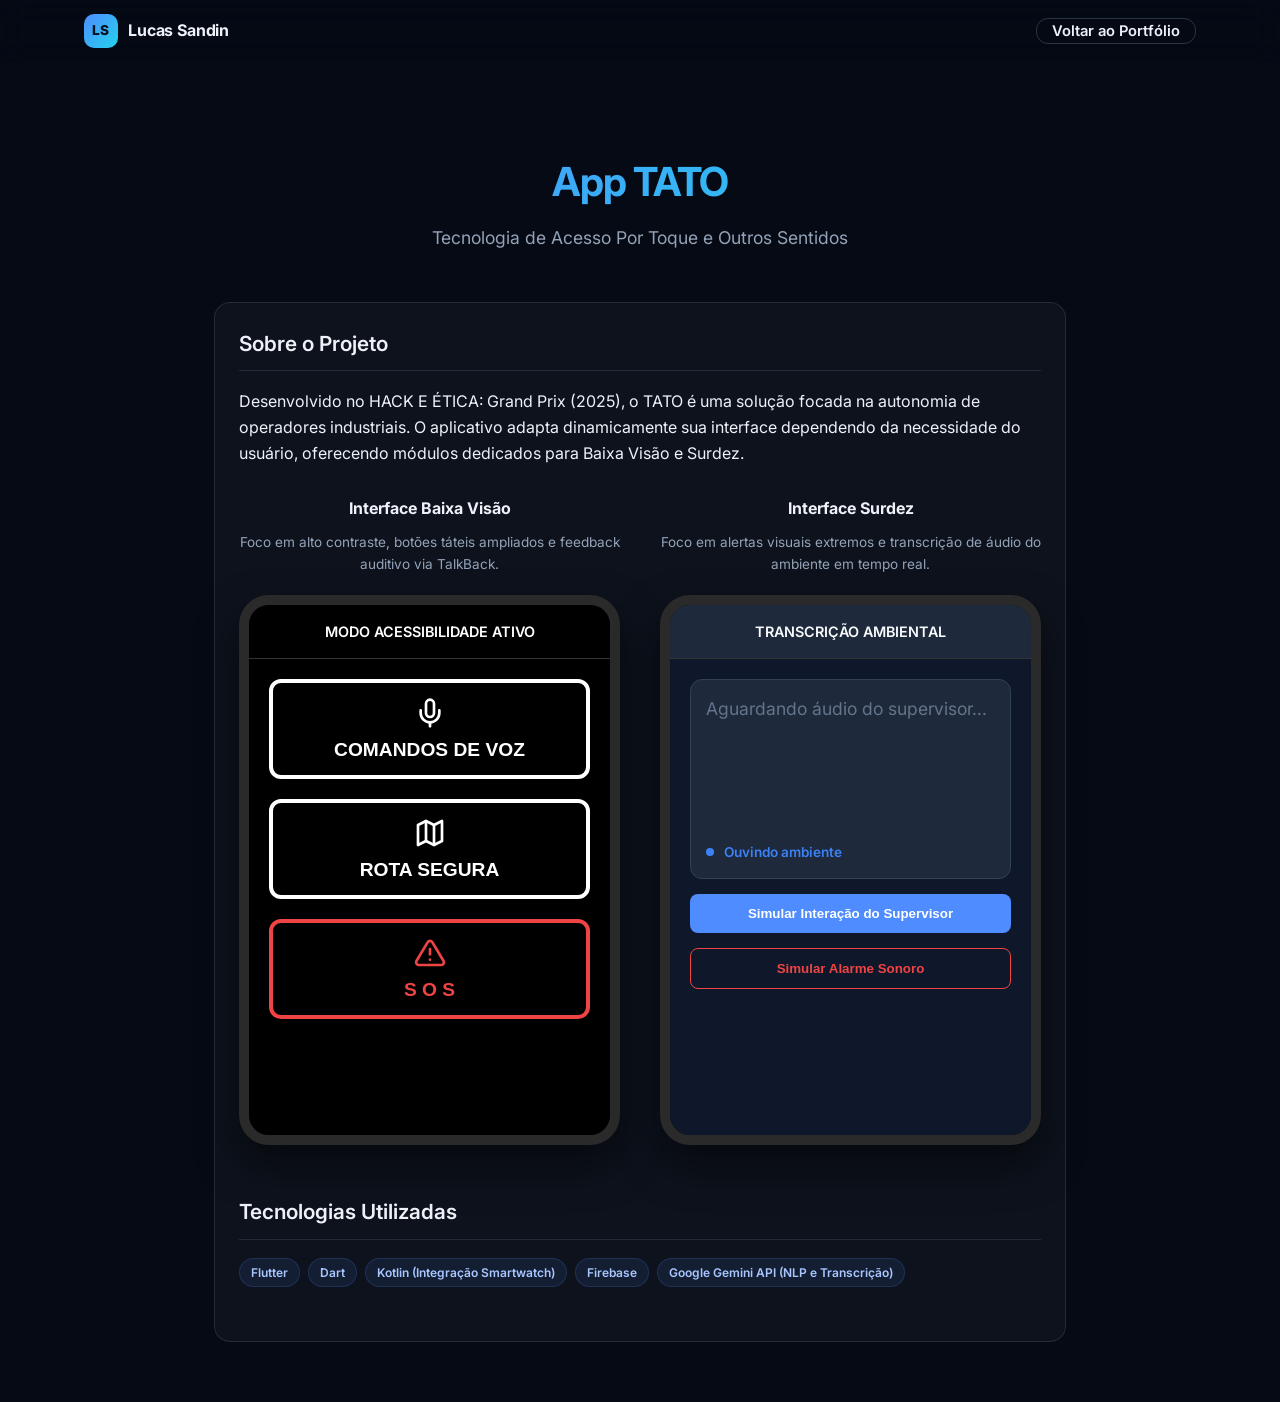
<file: tato.html>
<!DOCTYPE html>
<html lang="pt-BR">

<head>
    <meta charset="UTF-8">
    <meta name="viewport" content="width=device-width, initial-scale=1.0">
    <title>App TATO - Detalhes do Projeto</title>
    <link href="https://fonts.googleapis.com/css2?family=Inter:wght@300;400;600;700&display=swap" rel="stylesheet">
    <link rel="stylesheet" href="style.css">
    <style>
        .tato-mockup-wrapper {
            display: grid;
            grid-template-columns: repeat(auto-fit, minmax(300px, 1fr));
            gap: 40px;
            margin-top: 30px;
        }

        .mobile-device {
            background: #121212;
            border-radius: 30px;
            border: 10px solid #2a2a2a;
            height: 550px;
            overflow: hidden;
            position: relative;
            box-shadow: 0 20px 40px rgba(0, 0, 0, 0.5);
            display: flex;
            flex-direction: column;
        }

        .device-header {
            padding: 15px;
            text-align: center;
            font-weight: 600;
            font-size: 0.9rem;
            border-bottom: 1px solid #333;
            z-index: 10;
        }

        .device-content {
            flex: 1;
            padding: 20px;
            overflow-y: auto;
            position: relative;
        }

        /* Modo Baixa Visão */
        .header-baixa-visao {
            background: #000;
            color: #fff;
        }

        .bg-baixa-visao {
            background: #000;
        }

        .btn-alto-contraste {
            width: 100%;
            height: 100px;
            margin-bottom: 20px;
            border-radius: 12px;
            border: 4px solid #fff;
            background: #000;
            color: #fff;
            font-size: 1.2rem;
            font-weight: 800;
            text-transform: uppercase;
            cursor: pointer;
            transition: 0.2s;
            display: flex;
            flex-direction: column;
            align-items: center;
            justify-content: center;
            gap: 10px;
        }

        .btn-alto-contraste:active {
            background: #fff;
            color: #000;
        }

        .btn-ac-alerta {
            border-color: #ef4444;
            color: #ef4444;
        }

        .btn-ac-alerta:active {
            background: #ef4444;
            color: #fff;
        }

        /* Modo Surdez */
        .header-surdez {
            background: #1e293b;
            color: #f8fafc;
        }

        .bg-surdez {
            background: #0f172a;
        }

        .alerta-visual {
            background: rgba(239, 68, 68, 0.1);
            border: 2px solid #ef4444;
            color: #fca5a5;
            padding: 15px;
            border-radius: 8px;
            margin-bottom: 20px;
            display: none;
            text-align: center;
            font-weight: 600;
            animation: piscar 1s infinite alternate;
        }

        @keyframes piscar {
            from {
                box-shadow: 0 0 5px rgba(239, 68, 68, 0.2);
            }

            to {
                box-shadow: 0 0 20px rgba(239, 68, 68, 0.8);
            }
        }

        .transcricao-box {
            background: #1e293b;
            border: 1px solid #334155;
            border-radius: 12px;
            padding: 15px;
            min-height: 200px;
            display: flex;
            flex-direction: column;
        }

        .transcricao-texto {
            color: #cbd5e1;
            font-size: 1.1rem;
            line-height: 1.6;
            margin-bottom: 10px;
        }

        .indicador-audio {
            margin-top: auto;
            display: flex;
            align-items: center;
            gap: 10px;
            color: #3b82f6;
            font-size: 0.85rem;
            font-weight: 600;
        }

        .dot-pulse {
            width: 8px;
            height: 8px;
            background: #3b82f6;
            border-radius: 50%;
            animation: pulse 1s infinite alternate;
        }

        @keyframes pulse {
            from {
                opacity: 0.4;
                transform: scale(0.8);
            }

            to {
                opacity: 1;
                transform: scale(1.2);
            }
        }

        .btn-simular {
            width: 100%;
            padding: 12px;
            background: var(--accent);
            color: #fff;
            border: none;
            border-radius: 8px;
            font-weight: 600;
            margin-top: 15px;
            cursor: pointer;
        }
    </style>
</head>

<body>
    <nav class="navbar">
        <div class="nav-content">
            <a href="index.html" class="brand">
                <span class="brand-mark">LS</span>
                <span class="brand-text">Lucas Sandin</span>
            </a>
            <a href="index.html" class="btn btn-outline" style="padding: 5px 15px;">Voltar ao Portfólio</a>
        </div>
    </nav>

    <main class="container">
        <header class="hero" style="padding-bottom: 10px;">
            <h1 style="font-size: 2.5rem;">App TATO</h1>
            <h2>Tecnologia de Acesso Por Toque e Outros Sentidos</h2>
        </header>

        <section class="card fade-in visible">
            <h3 class="section-title">Sobre o Projeto</h3>
            <p>Desenvolvido no HACK E ÉTICA: Grand Prix (2025), o TATO é uma solução focada na autonomia de operadores
                industriais. O aplicativo adapta dinamicamente sua interface dependendo da necessidade do usuário,
                oferecendo módulos dedicados para Baixa Visão e Surdez.</p>

            <div class="tato-mockup-wrapper">

                <div>
                    <h4 style="text-align: center; margin-bottom: 10px; color: var(--text-primary);">Interface Baixa
                        Visão</h4>
                    <p
                        style="text-align: center; font-size: 0.85rem; color: var(--text-secondary); margin-bottom: 20px;">
                        Foco em alto contraste, botões táteis ampliados e feedback auditivo via TalkBack.</p>

                    <div class="mobile-device">
                        <div class="device-header header-baixa-visao">MODO ACESSIBILIDADE ATIVO</div>
                        <div class="device-content bg-baixa-visao">
                            <button class="btn-alto-contraste"
                                onclick="lerAviso('Assistente de voz ativado. O que deseja fazer?')">
                                <svg width="32" height="32" viewBox="0 0 24 24" fill="none" stroke="currentColor"
                                    stroke-width="2" stroke-linecap="round" stroke-linejoin="round">
                                    <path d="M12 2a3 3 0 0 0-3 3v7a3 3 0 0 0 6 0V5a3 3 0 0 0-3-3Z"></path>
                                    <path d="M19 10v2a7 7 0 0 1-14 0v-2"></path>
                                    <line x1="12" y1="19" x2="12" y2="22"></line>
                                </svg>
                                Comandos de Voz
                            </button>

                            <button class="btn-alto-contraste" onclick="lerAviso('Navegação iniciada.')">
                                <svg width="32" height="32" viewBox="0 0 24 24" fill="none" stroke="currentColor"
                                    stroke-width="2" stroke-linecap="round" stroke-linejoin="round">
                                    <polygon points="3 6 9 3 15 6 21 3 21 18 15 21 9 18 3 21"></polygon>
                                    <line x1="9" y1="3" x2="9" y2="18"></line>
                                    <line x1="15" y1="6" x2="15" y2="21"></line>
                                </svg>
                                Rota Segura
                            </button>

                            <button class="btn-alto-contraste btn-ac-alerta"
                                onclick="lerAviso('Alerta de emergência enviado.')">
                                <svg width="32" height="32" viewBox="0 0 24 24" fill="none" stroke="currentColor"
                                    stroke-width="2" stroke-linecap="round" stroke-linejoin="round">
                                    <path
                                        d="M10.29 3.86L1.82 18a2 2 0 0 0 1.71 3h16.94a2 2 0 0 0 1.71-3L13.71 3.86a2 2 0 0 0-3.42 0z">
                                    </path>
                                    <line x1="12" y1="9" x2="12" y2="13"></line>
                                    <line x1="12" y1="17" x2="12.01" y2="17"></line>
                                </svg>
                                S O S
                            </button>

                            <div id="leitor-tela-status"
                                style="color: #4ade80; text-align: center; margin-top: 10px; font-weight: bold; min-height: 20px;">
                            </div>
                        </div>
                    </div>
                </div>

                <div>
                    <h4 style="text-align: center; margin-bottom: 10px; color: var(--text-primary);">Interface Surdez
                    </h4>
                    <p
                        style="text-align: center; font-size: 0.85rem; color: var(--text-secondary); margin-bottom: 20px;">
                        Foco em alertas visuais extremos e transcrição de áudio do ambiente em tempo real.</p>

                    <div class="mobile-device">
                        <div class="device-header header-surdez">TRANSCRIÇÃO AMBIENTAL</div>
                        <div class="device-content bg-surdez">

                            <div id="alerta-surdo" class="alerta-visual">
                                <svg width="24" height="24" viewBox="0 0 24 24" fill="none" stroke="currentColor"
                                    stroke-width="2" stroke-linecap="round" stroke-linejoin="round"
                                    style="margin: 0 auto 5px auto;">
                                    <path
                                        d="M10.29 3.86L1.82 18a2 2 0 0 0 1.71 3h16.94a2 2 0 0 0 1.71-3L13.71 3.86a2 2 0 0 0-3.42 0z">
                                    </path>
                                    <line x1="12" y1="9" x2="12" y2="13"></line>
                                    <line x1="12" y1="17" x2="12.01" y2="17"></line>
                                </svg>
                                ALARME DE MÁQUINA DETECTADO
                            </div>

                            <div class="transcricao-box">
                                <div id="texto-transcrito" class="transcricao-texto">
                                    <span style="color: #64748b;">Aguardando áudio do supervisor...</span>
                                </div>
                                <div class="indicador-audio">
                                    <div class="dot-pulse"></div>
                                    Ouvindo ambiente
                                </div>
                            </div>

                            <button class="btn-simular" onclick="simularAmbienteFabrica()">Simular Interação do
                                Supervisor</button>
                            <button class="btn-simular"
                                style="background: transparent; border: 1px solid #ef4444; color: #ef4444;"
                                onclick="dispararAlarme()">Simular Alarme Sonoro</button>
                        </div>
                    </div>
                </div>

            </div>

            <h3 class="section-title" style="margin-top: 50px;">Tecnologias Utilizadas</h3>
            <div style="margin-bottom: 30px;">
                <div class="tags-container" style="margin-bottom: 15px;">
                    <span class="tag">Flutter</span>
                    <span class="tag">Dart</span>
                    <span class="tag">Kotlin (Integração Smartwatch)</span>
                    <span class="tag">Firebase</span>
                    <span class="tag">Google Gemini API (NLP e Transcrição)</span>
                </div>
            </div>
        </section>
    </main>

    <script>
        // Simula o feedback do leitor de tela (TalkBack)
        function lerAviso(texto) {
            const status = document.getElementById('leitor-tela-status');
            status.textContent = `🔊 "${texto}"`;
            setTimeout(() => { status.textContent = ''; }, 3000);
        }

        // Simula a conversao de fala para texto (Speech-to-Text)
        function simularAmbienteFabrica() {
            const caixaTexto = document.getElementById('texto-transcrito');
            caixaTexto.innerHTML = '<span style="color: #3b82f6;">Processando fala...</span>';

            setTimeout(() => {
                caixaTexto.innerHTML = `
                    <strong style="color: #fff;">Supervisor:</strong><br>
                    "Atenção equipe, a linha de montagem 2 será paralisada em 5 minutos para manutenção preventiva. Por favor, finalizem o lote atual."
                `;
            }, 1500);
        }

        // Simula a deteccao de um som alto/alarme e conversao para alerta visual
        function dispararAlarme() {
            const alerta = document.getElementById('alerta-surdo');
            alerta.style.display = 'block';

            setTimeout(() => {
                alerta.style.display = 'none';
            }, 4000);
        }
    </script>
</body>

</html>
</file>
<file: style.css>
/* =========================================================
   Lucas Sandin — Portfólio
   ========================================================= */

:root {
    --bg-main: #050a14;
    --bg-soft: #080f1d;
    --bg-card: rgba(255, 255, 255, 0.035);
    --bg-card-hover: rgba(255, 255, 255, 0.06);
    --border: rgba(148, 163, 184, 0.16);
    --border-strong: rgba(148, 163, 184, 0.28);
    --text-primary: #eef2f8;
    --text-secondary: #94a3b8;
    --accent: #4f8cff;
    --accent-hover: #3b76e8;
    --accent-2: #22d3ee;
    --gold: #f5b942;
    --radius: 16px;
    --radius-lg: 24px;
    --transition: all 0.3s cubic-bezier(0.4, 0, 0.2, 1);
    --font-body: 'Inter', system-ui, -apple-system, sans-serif;
    --font-head: 'Sora', 'Inter', system-ui, sans-serif;
    --shadow-glow: 0 20px 60px -20px rgba(79, 140, 255, 0.45);
}

* {
    box-sizing: border-box;
    margin: 0;
    padding: 0;
}

html {
    scroll-behavior: smooth;
    scroll-padding-top: 90px;
}

body {
    font-family: var(--font-body);
    background-color: var(--bg-main);
    color: var(--text-primary);
    line-height: 1.6;
    overflow-x: hidden;
    -webkit-font-smoothing: antialiased;
}

img {
    max-width: 100%;
    display: block;
}

a {
    color: inherit;
}

::selection {
    background: rgba(79, 140, 255, 0.35);
    color: #fff;
}

/* Barra de progresso de leitura */
.scroll-progress {
    position: fixed;
    top: 0;
    left: 0;
    width: 100%;
    height: 3px;
    transform: scaleX(0);
    transform-origin: 0 50%;
    background: linear-gradient(90deg, var(--accent), var(--accent-2));
    box-shadow: 0 0 14px rgba(79, 140, 255, 0.8);
    z-index: 200;
    pointer-events: none;
}

/* Background effects */
.bg-effects {
    position: fixed;
    inset: 0;
    z-index: -1;
    overflow: hidden;
    pointer-events: none;
}

.bg-glow {
    position: absolute;
    border-radius: 50%;
    filter: blur(120px);
    opacity: 0.35;
    will-change: transform;
}

.bg-glow-1 {
    width: 600px;
    height: 600px;
    top: -220px;
    right: -120px;
    background: radial-gradient(circle, rgba(79, 140, 255, 0.55), transparent 70%);
}

.bg-glow-2 {
    width: 520px;
    height: 520px;
    bottom: -260px;
    left: -160px;
    background: radial-gradient(circle, rgba(34, 211, 238, 0.3), transparent 70%);
}

.bg-grid {
    position: absolute;
    inset: 0;
    background-image:
        linear-gradient(rgba(148, 163, 184, 0.05) 1px, transparent 1px),
        linear-gradient(90deg, rgba(148, 163, 184, 0.05) 1px, transparent 1px);
    background-size: 64px 64px;
    mask-image: radial-gradient(ellipse at 50% 0%, #000 20%, transparent 75%);
    -webkit-mask-image: radial-gradient(ellipse at 50% 0%, #000 20%, transparent 75%);
}

/* =========================================================
   Navbar
   ========================================================= */
.navbar {
    position: fixed;
    top: 0;
    width: 100%;
    background: rgba(5, 10, 20, 0.55);
    backdrop-filter: blur(16px);
    -webkit-backdrop-filter: blur(16px);
    border-bottom: 1px solid transparent;
    z-index: 100;
    transition: var(--transition);
}

.navbar.scrolled {
    background: rgba(5, 10, 20, 0.85);
    border-bottom-color: var(--border);
}

.nav-content {
    max-width: 1160px;
    margin: 0 auto;
    padding: 14px 24px;
    display: flex;
    justify-content: space-between;
    align-items: center;
    gap: 20px;
}

.brand {
    display: inline-flex;
    align-items: center;
    gap: 10px;
    text-decoration: none;
    color: var(--text-primary);
    font-family: var(--font-head);
    font-weight: 700;
    letter-spacing: -0.01em;
}

.brand-mark {
    display: grid;
    place-items: center;
    width: 34px;
    height: 34px;
    border-radius: 10px;
    background: linear-gradient(135deg, var(--accent), var(--accent-2));
    color: #04101f;
    font-size: 0.85rem;
    font-weight: 800;
    letter-spacing: 0.02em;
}

.brand-text {
    font-size: 1rem;
}

.nav-links {
    list-style: none;
    display: flex;
    gap: 4px;
    margin-left: auto;
    margin-right: 12px;
}

.nav-links a {
    position: relative;
    display: inline-block;
    padding: 8px 12px;
    color: var(--text-secondary);
    text-decoration: none;
    font-size: 0.88rem;
    font-weight: 500;
    border-radius: 8px;
    transition: var(--transition);
}

.nav-links a::after {
    content: '';
    position: absolute;
    left: 12px;
    right: 12px;
    bottom: 4px;
    height: 2px;
    border-radius: 2px;
    background: linear-gradient(90deg, var(--accent), var(--accent-2));
    transform: scaleX(0);
    transform-origin: left;
    transition: transform 0.3s cubic-bezier(0.4, 0, 0.2, 1);
}

.nav-links a:hover::after,
.nav-links a.active::after {
    transform: scaleX(1);
}

.nav-links a:hover,
.nav-links a.active {
    color: var(--text-primary);
    background: rgba(255, 255, 255, 0.05);
}

.nav-actions {
    display: flex;
    align-items: center;
    gap: 10px;
}

.logo {
    font-weight: 700;
    font-size: 1.2rem;
    color: var(--accent);
    font-family: var(--font-head);
}

.menu-btn {
    display: none;
    width: 42px;
    height: 42px;
    border: 1px solid var(--border);
    border-radius: 12px;
    background: rgba(255, 255, 255, 0.04);
    cursor: pointer;
    padding: 11px 10px;
    flex-direction: column;
    justify-content: space-between;
}

.menu-btn span {
    display: block;
    height: 2px;
    width: 100%;
    border-radius: 2px;
    background: var(--text-primary);
    transition: var(--transition);
}

.menu-btn.active span:nth-child(1) {
    transform: translateY(8px) rotate(45deg);
}

.menu-btn.active span:nth-child(2) {
    opacity: 0;
}

.menu-btn.active span:nth-child(3) {
    transform: translateY(-8px) rotate(-45deg);
}

/* =========================================================
   Buttons
   ========================================================= */
.btn {
    position: relative;
    overflow: hidden;
    display: inline-flex;
    align-items: center;
    justify-content: center;
    gap: 8px;
    padding: 12px 22px;
    background: linear-gradient(135deg, var(--accent), #3b76e8);
    color: #fff;
    text-decoration: none;
    border-radius: 12px;
    font-family: var(--font-body);
    font-size: 0.92rem;
    font-weight: 600;
    line-height: 1;
    white-space: nowrap;
    border: 1px solid transparent;
    cursor: pointer;
    transition: var(--transition);
    box-shadow: 0 10px 30px -12px rgba(79, 140, 255, 0.7);
}

.btn::before {
    content: '';
    position: absolute;
    inset: 0;
    background: linear-gradient(110deg, transparent 30%, rgba(255, 255, 255, 0.32) 50%, transparent 70%);
    transform: translateX(-130%);
    transition: transform 0.65s cubic-bezier(0.4, 0, 0.2, 1);
    pointer-events: none;
}

.btn:hover::before {
    transform: translateX(130%);
}

.btn:hover {
    transform: translateY(-2px);
    box-shadow: 0 16px 34px -14px rgba(79, 140, 255, 0.85);
    filter: brightness(1.05);
}

.btn:active {
    transform: translateY(0);
}

.btn-primary {
    background: linear-gradient(135deg, var(--accent), #3b76e8);
    color: #fff;
}

.btn-outline {
    background: transparent;
    color: var(--text-primary);
    border: 1px solid var(--border-strong);
    box-shadow: none;
}

.btn-outline:hover {
    background: rgba(255, 255, 255, 0.06);
    border-color: var(--accent);
    color: #fff;
    box-shadow: none;
}

.btn-ghost {
    background: transparent;
    color: var(--text-secondary);
    border: 1px solid transparent;
    box-shadow: none;
}

.btn-ghost:hover {
    color: var(--text-primary);
    background: rgba(255, 255, 255, 0.05);
    box-shadow: none;
}

.btn-sm {
    padding: 9px 16px;
    font-size: 0.82rem;
    border-radius: 10px;
}

.btn-lg {
    padding: 15px 26px;
    font-size: 0.95rem;
}

.btn-block {
    width: 100%;
}

/* =========================================================
   Layout helpers
   ========================================================= */
.wrap {
    max-width: 1160px;
    margin: 0 auto;
    padding: 0 24px;
}

.section {
    position: relative;
    padding: 96px 0;
}

.section-alt {
    background: linear-gradient(180deg, transparent, rgba(255, 255, 255, 0.018) 18%, rgba(255, 255, 255, 0.018) 82%, transparent);
    border-top: 1px solid rgba(148, 163, 184, 0.08);
    border-bottom: 1px solid rgba(148, 163, 184, 0.08);
}

.section-head {
    max-width: 680px;
    margin-bottom: 48px;
}

.section-head h2 {
    font-family: var(--font-head);
    font-size: clamp(1.7rem, 3vw, 2.4rem);
    font-weight: 700;
    letter-spacing: -0.02em;
    line-height: 1.15;
    margin: 14px 0 10px;
}

.section-sub {
    color: var(--text-secondary);
    font-size: 1rem;
    max-width: 560px;
}

.eyebrow {
    display: inline-flex;
    align-items: center;
    gap: 8px;
    font-size: 0.76rem;
    font-weight: 600;
    letter-spacing: 0.14em;
    text-transform: uppercase;
    color: var(--accent-2);
}

.text-gradient {
    background: linear-gradient(120deg, var(--accent) 10%, var(--accent-2) 90%);
    background-size: 200% auto;
    -webkit-background-clip: text;
    background-clip: text;
    -webkit-text-fill-color: transparent;
    color: transparent;
    animation: gradientShift 9s ease-in-out infinite;
}

@keyframes gradientShift {

    0%,
    100% {
        background-position: 0% 50%;
    }

    50% {
        background-position: 100% 50%;
    }
}

/* =========================================================
   Hero
   ========================================================= */
.home-hero {
    position: relative;
    padding: 140px 0 0;
}

.hero-grid {
    display: grid;
    grid-template-columns: 1.15fr 0.85fr;
    align-items: center;
    gap: 56px;
    padding-bottom: 64px;
}

.hero-copy h1 {
    font-family: var(--font-head);
    font-size: clamp(2.6rem, 6vw, 4.4rem);
    font-weight: 800;
    line-height: 1.02;
    letter-spacing: -0.035em;
    margin: 22px 0 14px;
}

.hero-role {
    font-family: var(--font-head);
    font-size: clamp(1rem, 1.6vw, 1.2rem);
    font-weight: 500;
    color: var(--text-primary);
    margin-bottom: 18px;
}

.hero-lead {
    color: var(--text-secondary);
    font-size: 1.02rem;
    max-width: 520px;
    margin-bottom: 32px;
}

.eyebrow .pulse-dot,
.pulse-dot {
    width: 8px;
    height: 8px;
    border-radius: 50%;
    background: #34d399;
    box-shadow: 0 0 0 0 rgba(52, 211, 153, 0.6);
    animation: pulse 2.2s infinite;
    flex-shrink: 0;
}

@keyframes pulse {
    0% {
        box-shadow: 0 0 0 0 rgba(52, 211, 153, 0.55);
    }

    70% {
        box-shadow: 0 0 0 10px rgba(52, 211, 153, 0);
    }

    100% {
        box-shadow: 0 0 0 0 rgba(52, 211, 153, 0);
    }
}

.hero-cta {
    display: flex;
    flex-wrap: wrap;
    gap: 12px;
    margin-bottom: 34px;
}

.hero-meta {
    list-style: none;
    display: flex;
    flex-wrap: wrap;
    gap: 10px 22px;
    color: var(--text-secondary);
    font-size: 0.86rem;
}

.hero-meta li {
    display: inline-flex;
    align-items: center;
    gap: 7px;
}

.hero-meta svg {
    color: var(--accent);
    flex-shrink: 0;
}

.hero-visual {
    position: relative;
    display: flex;
    justify-content: center;
}

.portrait {
    position: relative;
    width: min(360px, 100%);
    aspect-ratio: 4 / 4.6;
    border-radius: 28px;
    padding: 2px;
    background: linear-gradient(160deg, rgba(79, 140, 255, 0.9), rgba(34, 211, 238, 0.35) 45%, rgba(148, 163, 184, 0.15) 100%);
    box-shadow: var(--shadow-glow);
}

.portrait-frame {
    width: 100%;
    height: 100%;
    border-radius: 26px;
    overflow: hidden;
    background: var(--bg-soft);
}

.portrait img {
    width: 100%;
    height: 100%;
    object-fit: cover;
    object-position: center 20%;
    transition: transform 0.6s cubic-bezier(0.4, 0, 0.2, 1);
}

.portrait:hover img {
    transform: scale(1.03);
}

.photo-tag {
    position: absolute;
    left: 14px;
    bottom: 14px;
    display: inline-flex;
    align-items: center;
    gap: 8px;
    padding: 7px 12px;
    border-radius: 8px;
    background: rgba(5, 10, 20, 0.86);
    border: 1px solid var(--border);
    font-size: 0.74rem;
    font-weight: 500;
    color: var(--text-primary);
    line-height: 1;
}

.photo-tag .dot {
    width: 6px;
    height: 6px;
    border-radius: 50%;
    background: #34d399;
    flex-shrink: 0;
}

/* Stats */
.stats {
    display: grid;
    grid-template-columns: repeat(4, 1fr);
    gap: 1px;
    background: var(--border);
    border: 1px solid var(--border);
    border-radius: 20px;
    overflow: hidden;
}

.stat {
    background: rgba(8, 15, 29, 0.92);
    padding: 26px 24px;
    text-align: center;
}

.stat strong {
    display: block;
    font-family: var(--font-head);
    font-size: clamp(1.7rem, 3vw, 2.3rem);
    font-weight: 700;
    letter-spacing: -0.02em;
    background: linear-gradient(135deg, #fff, var(--accent-2));
    -webkit-background-clip: text;
    background-clip: text;
    -webkit-text-fill-color: transparent;
}

.stat span {
    font-size: 0.8rem;
    color: var(--text-secondary);
    letter-spacing: 0.02em;
}

/* =========================================================
   About
   ========================================================= */
.about-grid {
    display: grid;
    grid-template-columns: 1.4fr 0.9fr;
    gap: 48px;
    align-items: start;
}

.about-copy p {
    color: var(--text-secondary);
    font-size: 1.02rem;
    margin-bottom: 18px;
}

.about-copy strong {
    color: var(--text-primary);
    font-weight: 600;
}

.about-tags {
    display: flex;
    flex-wrap: wrap;
    gap: 10px;
    margin-top: 26px;
}

.chip {
    padding: 8px 14px;
    border-radius: 999px;
    border: 1px solid var(--border);
    background: rgba(255, 255, 255, 0.03);
    color: var(--text-primary);
    font-size: 0.82rem;
    font-weight: 500;
}

.about-card {
    padding: 28px;
    border-radius: var(--radius-lg);
    border: 1px solid var(--border);
    background: linear-gradient(180deg, rgba(79, 140, 255, 0.08), rgba(255, 255, 255, 0.02));
}

.about-card h3 {
    font-family: var(--font-head);
    font-size: 1.05rem;
    margin-bottom: 18px;
}

.facts {
    list-style: none;
    margin-bottom: 24px;
}

.facts li {
    display: flex;
    justify-content: space-between;
    align-items: baseline;
    gap: 16px;
    padding: 11px 0;
    border-bottom: 1px solid rgba(148, 163, 184, 0.12);
    font-size: 0.86rem;
}

.facts li:last-child {
    border-bottom: 0;
}

.facts span {
    color: var(--text-secondary);
}

.facts strong {
    text-align: right;
    font-weight: 600;
}

/* =========================================================
   Timeline
   ========================================================= */
.timeline {
    position: relative;
    display: grid;
    gap: 28px;
    padding-left: 34px;
}

.timeline::before {
    content: '';
    position: absolute;
    left: 7px;
    top: 8px;
    bottom: 8px;
    width: 2px;
    background: linear-gradient(180deg, var(--accent), rgba(34, 211, 238, 0.25), transparent);
}

.timeline-item {
    position: relative;
}

.timeline-marker {
    position: absolute;
    left: -34px;
    top: 26px;
    width: 16px;
    height: 16px;
    border-radius: 50%;
    background: var(--bg-main);
    border: 3px solid var(--accent);
    box-shadow: 0 0 0 4px rgba(79, 140, 255, 0.14);
}

.timeline-body {
    padding: 26px 28px;
    border-radius: var(--radius-lg);
    border: 1px solid var(--border);
    background: var(--bg-card);
    transition: var(--transition);
}

.timeline-body:hover {
    background: var(--bg-card-hover);
    border-color: rgba(79, 140, 255, 0.4);
    transform: translateY(-2px);
}

.timeline-top {
    display: flex;
    justify-content: space-between;
    align-items: flex-start;
    gap: 16px;
    flex-wrap: wrap;
    margin-bottom: 14px;
}

.timeline-top h3 {
    font-family: var(--font-head);
    font-size: 1.08rem;
    font-weight: 600;
}

.timeline-company {
    color: var(--accent-2);
    font-size: 0.86rem;
    font-weight: 500;
    margin-top: 3px;
}

.badge {
    padding: 5px 12px;
    border-radius: 999px;
    background: rgba(79, 140, 255, 0.12);
    border: 1px solid rgba(79, 140, 255, 0.3);
    color: #a9c6ff;
    font-size: 0.74rem;
    font-weight: 600;
    white-space: nowrap;
}

.badge-soft {
    background: rgba(52, 211, 153, 0.1);
    border-color: rgba(52, 211, 153, 0.3);
    color: #7ee7bd;
}

.bullets {
    list-style: none;
    display: grid;
    gap: 8px;
    margin-bottom: 18px;
}

.bullets li {
    position: relative;
    padding-left: 20px;
    color: var(--text-secondary);
    font-size: 0.92rem;
}

.bullets li::before {
    content: '';
    position: absolute;
    left: 2px;
    top: 0.62em;
    width: 6px;
    height: 6px;
    border-radius: 50%;
    background: var(--accent);
}

/* =========================================================
   Projects
   ========================================================= */
.projects-grid {
    display: grid;
    grid-template-columns: repeat(3, 1fr);
    gap: 20px;
}

.project-card {
    position: relative;
    display: flex;
    flex-direction: column;
    padding: 28px;
    border-radius: var(--radius-lg);
    border: 1px solid var(--border);
    background: linear-gradient(180deg, rgba(255, 255, 255, 0.04), rgba(255, 255, 255, 0.015));
    cursor: pointer;
    transform: perspective(900px) rotateX(var(--rx, 0deg)) rotateY(var(--ry, 0deg)) translateY(var(--ty, 0px));
    transform-style: preserve-3d;
    transition: transform 0.18s ease-out, border-color 0.3s ease, box-shadow 0.3s ease, background 0.3s ease;
    overflow: hidden;
    will-change: transform;
}

.project-card::after {
    content: '';
    position: absolute;
    inset: 0;
    border-radius: inherit;
    background: radial-gradient(600px circle at var(--mx, 50%) var(--my, 0%), rgba(79, 140, 255, 0.14), transparent 45%);
    opacity: 0;
    transition: opacity 0.3s ease;
    pointer-events: none;
}

.project-card:hover,
.project-card:focus-visible {
    --ty: -6px;
    border-color: rgba(79, 140, 255, 0.5);
    box-shadow: 0 26px 60px -28px rgba(79, 140, 255, 0.55);
    outline: none;
}

.project-card:hover::after,
.project-card:focus-visible::after {
    opacity: 1;
}

.project-static {
    cursor: default;
}

.project-static:hover {
    --ty: 0px;
}

.project-icon {
    display: grid;
    place-items: center;
    width: 50px;
    height: 50px;
    border-radius: 14px;
    background: rgba(79, 140, 255, 0.1);
    border: 1px solid rgba(79, 140, 255, 0.25);
    color: var(--accent);
    margin-bottom: 20px;
}

.project-card h3 {
    font-family: var(--font-head);
    font-size: 1.2rem;
    font-weight: 600;
    margin-bottom: 8px;
}

.project-card p {
    color: var(--text-secondary);
    font-size: 0.92rem;
    margin-bottom: 18px;
    flex-grow: 1;
}

.project-link {
    display: inline-flex;
    align-items: center;
    gap: 7px;
    color: var(--accent);
    font-size: 0.85rem;
    font-weight: 600;
    margin-top: 18px;
    transition: var(--transition);
}

.project-card:hover .project-link {
    gap: 11px;
}

.project-link-muted {
    color: var(--text-secondary);
    font-weight: 500;
}

.project-static:hover .project-link-muted {
    gap: 7px;
}

.project-flag {
    position: absolute;
    top: 20px;
    right: 20px;
    padding: 4px 10px;
    border-radius: 999px;
    background: rgba(245, 185, 66, 0.12);
    border: 1px solid rgba(245, 185, 66, 0.35);
    color: var(--gold);
    font-size: 0.68rem;
    font-weight: 700;
    letter-spacing: 0.04em;
    text-transform: uppercase;
}

/* =========================================================
   Education
   ========================================================= */
.education-grid {
    display: grid;
    grid-template-columns: repeat(2, 1fr);
    gap: 20px;
}

.edu-card {
    padding: 28px;
    border-radius: var(--radius-lg);
    border: 1px solid var(--border);
    background: var(--bg-card);
    cursor: pointer;
    transition: var(--transition);
}

.edu-card:hover,
.edu-card:focus-visible {
    background: var(--bg-card-hover);
    border-color: rgba(79, 140, 255, 0.45);
    transform: translateY(-4px);
    outline: none;
}

.edu-head {
    display: flex;
    align-items: center;
    justify-content: space-between;
    margin-bottom: 18px;
}

.edu-icon {
    display: grid;
    place-items: center;
    width: 44px;
    height: 44px;
    border-radius: 12px;
    background: rgba(34, 211, 238, 0.1);
    border: 1px solid rgba(34, 211, 238, 0.25);
    color: var(--accent-2);
}

.edu-card h3 {
    font-family: var(--font-head);
    font-size: 1.12rem;
    font-weight: 600;
    margin-bottom: 6px;
}

.edu-school {
    color: var(--text-secondary);
    font-size: 0.9rem;
}

.edu-period {
    color: var(--accent-2);
    font-size: 0.82rem;
    font-weight: 600;
    margin-top: 8px;
}

.achievement {
    display: flex;
    align-items: center;
    gap: 18px;
    margin-top: 22px;
    padding: 22px 24px;
    border-radius: var(--radius);
    border: 1px solid rgba(245, 185, 66, 0.28);
    background: linear-gradient(90deg, rgba(245, 185, 66, 0.08), rgba(255, 255, 255, 0.02));
}

.achievement-icon {
    display: grid;
    place-items: center;
    width: 48px;
    height: 48px;
    flex-shrink: 0;
    border-radius: 12px;
    background: rgba(245, 185, 66, 0.12);
    border: 1px solid rgba(245, 185, 66, 0.3);
    color: var(--gold);
}

.achievement-body h3 {
    font-family: var(--font-head);
    font-size: 1rem;
    font-weight: 600;
    margin: 3px 0 4px;
}

.achievement-body p {
    color: var(--text-secondary);
    font-size: 0.86rem;
}

.achievement-rank {
    font-size: 0.7rem;
    font-weight: 700;
    letter-spacing: 0.12em;
    text-transform: uppercase;
    color: var(--gold);
}

.achievements {
    display: grid;
    grid-template-columns: repeat(2, 1fr);
    gap: 16px;
    margin-top: 22px;
}

.achievements .achievement {
    margin-top: 0;
}

.achievement--accent {
    border-color: rgba(34, 211, 238, 0.28);
    background: linear-gradient(90deg, rgba(34, 211, 238, 0.08), rgba(255, 255, 255, 0.02));
}

.achievement--accent .achievement-icon {
    background: rgba(34, 211, 238, 0.12);
    border-color: rgba(34, 211, 238, 0.3);
    color: var(--accent-2);
}

.achievement--accent .achievement-rank {
    color: var(--accent-2);
}

/* Galeria de conquistas */
.gallery {
    display: grid;
    grid-template-columns: 1.15fr 1fr 1fr;
    grid-auto-rows: 220px;
    gap: 14px;
    margin-top: 14px;
}

.gallery-item {
    position: relative;
    margin: 0;
    overflow: hidden;
    border-radius: var(--radius);
    border: 1px solid var(--border);
    background: var(--bg-soft);
}

.gallery-item--tall {
    grid-column: 1;
    grid-row: 1 / span 2;
}

.gallery-item a {
    display: block;
    position: relative;
    height: 100%;
    cursor: zoom-in;
}

.gallery-item img {
    width: 100%;
    height: 100%;
    object-fit: cover;
    object-position: center 35%;
    transition: transform 0.7s cubic-bezier(0.2, 0.8, 0.2, 1), filter 0.4s ease;
}

.gallery-item a:hover img,
.gallery-item a:focus-visible img {
    transform: scale(1.05);
    filter: brightness(1.06);
}

.gallery-item a:focus-visible {
    outline: 2px solid var(--accent);
    outline-offset: -2px;
}

.gallery-caption {
    position: absolute;
    left: 0;
    right: 0;
    bottom: 0;
    padding: 30px 14px 11px;
    font-size: 0.76rem;
    font-weight: 500;
    line-height: 1.35;
    color: #e8eefc;
    background: linear-gradient(transparent, rgba(3, 7, 15, 0.9));
}

/* Lightbox */
.lightbox {
    position: fixed;
    inset: 0;
    z-index: 200;
    display: grid;
    place-items: center;
    padding: 24px;
    background: rgba(3, 7, 15, 0.92);
    backdrop-filter: blur(6px);
    opacity: 0;
    visibility: hidden;
    transition: opacity 0.25s ease, visibility 0.25s ease;
}

.lightbox.open {
    opacity: 1;
    visibility: visible;
}

.lightbox img {
    max-width: min(1100px, 92vw);
    max-height: 82vh;
    border-radius: 12px;
    box-shadow: 0 30px 80px rgba(0, 0, 0, 0.6);
}

.lightbox-close {
    position: absolute;
    top: 18px;
    right: 18px;
    display: grid;
    place-items: center;
    width: 44px;
    height: 44px;
    border-radius: 50%;
    border: 1px solid var(--border-strong);
    background: rgba(8, 15, 29, 0.85);
    color: var(--text-primary);
    font-size: 1.6rem;
    line-height: 1;
    cursor: pointer;
    transition: var(--transition);
}

.lightbox-close:hover {
    background: rgba(255, 255, 255, 0.1);
}

.lightbox-caption {
    position: absolute;
    left: 24px;
    right: 24px;
    bottom: 20px;
    text-align: center;
    font-size: 0.85rem;
    color: var(--text-secondary);
}

@media (max-width: 1040px) {
    .gallery {
        grid-auto-rows: 190px;
    }
}

@media (max-width: 900px) {
    .achievements {
        grid-template-columns: 1fr;
    }

    .gallery {
        grid-template-columns: 1fr 1fr;
        grid-auto-rows: 190px;
    }

    .gallery-item--tall {
        grid-column: 1;
        grid-row: 1 / span 2;
    }
}

@media (max-width: 640px) {
    .gallery {
        grid-template-columns: 1fr;
        grid-auto-rows: auto;
    }

    .gallery-item,
    .gallery-item--tall {
        grid-column: auto;
        grid-row: auto;
    }

    .gallery-item {
        aspect-ratio: 16 / 10;
    }

    .gallery-item--tall {
        aspect-ratio: 3 / 4;
    }

    .lightbox {
        padding: 16px;
    }

    .lightbox-caption {
        bottom: 12px;
    }
}

/* =========================================================
   Skills
   ========================================================= */
.skills-grid {
    display: grid;
    grid-template-columns: repeat(3, 1fr);
    gap: 18px;
}

.skill-card {
    padding: 24px;
    border-radius: var(--radius);
    border: 1px solid var(--border);
    background: var(--bg-card);
    transition: var(--transition);
}

.skill-card:hover {
    background: var(--bg-card-hover);
    border-color: rgba(79, 140, 255, 0.35);
}

.skill-card h3 {
    font-family: var(--font-head);
    font-size: 0.95rem;
    font-weight: 600;
    margin-bottom: 16px;
    color: var(--text-primary);
}

/* =========================================================
   Courses
   ========================================================= */
.course-list {
    list-style: none;
    display: grid;
    grid-template-columns: repeat(2, 1fr);
    gap: 10px 28px;
}

.course-list li {
    display: flex;
    align-items: center;
    justify-content: space-between;
    gap: 16px;
    padding: 15px 18px;
    border-radius: 14px;
    border: 1px solid rgba(148, 163, 184, 0.12);
    background: rgba(255, 255, 255, 0.02);
    transition: var(--transition);
}

.course-list li:hover {
    border-color: rgba(79, 140, 255, 0.35);
    background: rgba(255, 255, 255, 0.045);
}

.course-list strong {
    display: block;
    font-size: 0.9rem;
    font-weight: 600;
}

.course-list span:not(.course-year) {
    display: block;
    color: var(--text-secondary);
    font-size: 0.78rem;
    margin-top: 2px;
}

.course-year {
    flex-shrink: 0;
    font-family: var(--font-head);
    font-size: 0.8rem;
    font-weight: 700;
    color: var(--accent-2);
}

/* =========================================================
   Contact
   ========================================================= */
.contact {
    padding-bottom: 110px;
}

.contact-card {
    position: relative;
    display: grid;
    grid-template-columns: 1.35fr 0.65fr;
    gap: 48px;
    padding: clamp(36px, 6vw, 64px);
    border-radius: 32px;
    border: 1px solid var(--border);
    background:
        radial-gradient(700px circle at 15% 0%, rgba(79, 140, 255, 0.18), transparent 55%),
        radial-gradient(600px circle at 90% 100%, rgba(34, 211, 238, 0.12), transparent 55%),
        rgba(8, 15, 29, 0.9);
    overflow: hidden;
}

.contact-card h2 {
    font-family: var(--font-head);
    font-size: clamp(1.9rem, 4vw, 2.8rem);
    font-weight: 700;
    letter-spacing: -0.025em;
    line-height: 1.1;
    margin: 16px 0 14px;
    max-width: 620px;
}

.contact-main > p {
    color: var(--text-secondary);
    max-width: 560px;
    margin-bottom: 32px;
}

.contact-side {
    display: flex;
    flex-direction: column;
    gap: 4px;
    padding: 24px;
    border-radius: 20px;
    border: 1px solid var(--border);
    background: rgba(5, 10, 20, 0.45);
    align-self: start;
}

.contact-item {
    display: flex;
    flex-direction: column;
    gap: 3px;
    padding: 12px 0;
    border-bottom: 1px solid rgba(148, 163, 184, 0.12);
}

.contact-item:last-child {
    border-bottom: 0;
}

.contact-item > span:first-child {
    font-size: 0.7rem;
    font-weight: 600;
    letter-spacing: 0.1em;
    text-transform: uppercase;
    color: var(--text-secondary);
}

.contact-item strong,
.contact-item a {
    font-size: 0.86rem;
    font-weight: 600;
    color: var(--text-primary);
    text-decoration: none;
    word-break: break-word;
    transition: var(--transition);
}

.contact-item a:hover {
    color: var(--accent-2);
}

.contact-item-status {
    flex-direction: row;
    align-items: center;
    gap: 10px;
    padding-top: 16px;
}

.contact-item-status strong {
    font-size: 0.8rem;
    color: #7ee7bd;
}

.contact-actions {
    display: flex;
    flex-wrap: wrap;
    gap: 12px;
    margin-bottom: 28px;
}

.contact-links {
    display: flex;
    flex-wrap: wrap;
    align-items: center;
    gap: 10px;
    font-size: 0.84rem;
    color: var(--text-secondary);
}

.contact-links a {
    color: var(--text-secondary);
    text-decoration: none;
    border-bottom: 1px solid transparent;
    transition: var(--transition);
}

.contact-links a:hover {
    color: var(--accent-2);
    border-bottom-color: var(--accent-2);
}

/* =========================================================
   Footer
   ========================================================= */
.footer {
    border-top: 1px solid var(--border);
    padding: 26px 0;
    background: rgba(5, 10, 20, 0.6);
}

.footer-inner {
    display: flex;
    justify-content: space-between;
    align-items: center;
    gap: 16px;
    flex-wrap: wrap;
    font-size: 0.8rem;
    color: var(--text-secondary);
}

/* =========================================================
   Shared tags
   ========================================================= */
.tags-container {
    display: flex;
    flex-wrap: wrap;
    gap: 8px;
}

.tag {
    background: rgba(79, 140, 255, 0.1);
    color: #a9c6ff;
    border: 1px solid rgba(79, 140, 255, 0.18);
    padding: 4px 11px;
    border-radius: 999px;
    font-size: 0.75rem;
    font-weight: 600;
    white-space: nowrap;
    transition: transform 0.2s ease, background 0.2s ease, border-color 0.2s ease;
}

.tag:hover {
    transform: translateY(-2px);
    background: rgba(79, 140, 255, 0.18);
    border-color: rgba(79, 140, 255, 0.45);
}

.text-secondary {
    color: var(--text-secondary);
    font-size: 0.9em;
}

/* Reveal animation */
.reveal {
    opacity: 0;
    transform: translateY(26px);
    transition: opacity 0.7s ease-out, transform 0.7s ease-out;
}

.reveal.visible {
    opacity: 1;
    transform: translateY(0);
}

/* =========================================================
   Motion & micro-interactions
   ========================================================= */
@keyframes heroIn {
    from {
        opacity: 0;
        transform: translateY(24px);
    }

    to {
        opacity: 1;
        transform: translateY(0);
    }
}

@keyframes imgFade {
    from {
        opacity: 0;
    }

    to {
        opacity: 1;
    }
}

@keyframes markerPulse {

    0%,
    100% {
        box-shadow: 0 0 0 4px rgba(79, 140, 255, 0.14);
    }

    50% {
        box-shadow: 0 0 0 9px rgba(79, 140, 255, 0.04);
    }
}

.hero-copy > * {
    animation: heroIn 0.8s cubic-bezier(0.2, 0.7, 0.2, 1) both;
}

.hero-copy > *:nth-child(1) {
    animation-delay: 0.05s;
}

.hero-copy > *:nth-child(2) {
    animation-delay: 0.12s;
}

.hero-copy > *:nth-child(3) {
    animation-delay: 0.19s;
}

.hero-copy > *:nth-child(4) {
    animation-delay: 0.26s;
}

.hero-copy > *:nth-child(5) {
    animation-delay: 0.33s;
}

.hero-copy > *:nth-child(6) {
    animation-delay: 0.4s;
}

.hero-visual {
    animation: heroIn 1s cubic-bezier(0.2, 0.7, 0.2, 1) 0.28s both;
}

.stats {
    animation: heroIn 0.8s cubic-bezier(0.2, 0.7, 0.2, 1) 0.5s both;
}

.portrait img {
    animation: imgFade 1.1s ease 0.3s both;
}

.timeline-marker {
    animation: markerPulse 3.2s ease-in-out infinite;
}

/* Reveal em cascata para grades */
.stagger>* {
    opacity: 0;
    translate: 0 18px;
    transition: opacity 0.55s ease, translate 0.55s cubic-bezier(0.2, 0.7, 0.2, 1);
}

.stagger.visible>* {
    opacity: 1;
    translate: 0 0;
}

.stagger>*:nth-child(1) {
    transition-delay: 0.04s;
}

.stagger>*:nth-child(2) {
    transition-delay: 0.1s;
}

.stagger>*:nth-child(3) {
    transition-delay: 0.16s;
}

.stagger>*:nth-child(4) {
    transition-delay: 0.22s;
}

.stagger>*:nth-child(5) {
    transition-delay: 0.28s;
}

.stagger>*:nth-child(6) {
    transition-delay: 0.34s;
}

.stagger>*:nth-child(7) {
    transition-delay: 0.4s;
}

.stagger>*:nth-child(8) {
    transition-delay: 0.46s;
}

.stagger>*:nth-child(9) {
    transition-delay: 0.52s;
}

.stagger>*:nth-child(10) {
    transition-delay: 0.58s;
}

/* Micro-interações */
.stat {
    transition: background 0.3s ease;
}

.stat:hover {
    background: rgba(79, 140, 255, 0.07);
}

.project-icon {
    transition: transform 0.3s ease, background 0.3s ease, border-color 0.3s ease;
}

.project-card:hover .project-icon,
.project-card:focus-visible .project-icon {
    transform: translateZ(24px) rotate(-5deg);
    background: rgba(79, 140, 255, 0.18);
    border-color: rgba(79, 140, 255, 0.5);
}

.project-card h3,
.project-card>p,
.project-card .tags-container,
.project-card .project-link,
.project-card .project-flag {
    transform: translateZ(12px);
}

@media (prefers-reduced-motion: reduce) {
    html {
        scroll-behavior: auto;
    }

    *,
    *::before,
    *::after {
        animation-duration: 0.001ms !important;
        animation-iteration-count: 1 !important;
        transition-duration: 0.001ms !important;
    }

    .reveal,
    .stagger>*,
    .hero-copy>*,
    .hero-visual,
    .stats,
    .portrait img {
        opacity: 1 !important;
        translate: 0 0 !important;
        transform: none !important;
    }

    .scroll-progress {
        display: none;
    }
}

/* =========================================================
   Legacy styles (páginas de projeto)
   ========================================================= */
.container {
    max-width: 900px;
    margin: 110px auto 60px;
    padding: 0 24px;
    display: flex;
    flex-direction: column;
    gap: 40px;
}

.hero {
    text-align: center;
    padding: 40px 0;
}

.hero h1 {
    font-family: var(--font-head);
    font-size: clamp(2rem, 5vw, 3rem);
    letter-spacing: -0.03em;
    margin-bottom: 10px;
    background: linear-gradient(120deg, var(--accent), var(--accent-2));
    -webkit-background-clip: text;
    background-clip: text;
    -webkit-text-fill-color: transparent;
}

.hero h2 {
    color: var(--text-secondary);
    font-weight: 400;
    font-size: 1.1rem;
}

.section-title {
    font-family: var(--font-head);
    font-size: 1.3rem;
    font-weight: 600;
    margin-bottom: 18px;
    border-bottom: 1px solid var(--border);
    padding-bottom: 10px;
}

.grid {
    display: grid;
    grid-template-columns: repeat(auto-fit, minmax(250px, 1fr));
    gap: 20px;
}

.card {
    background: var(--bg-card);
    border: 1px solid var(--border);
    border-radius: var(--radius);
    padding: 24px;
    transition: var(--transition);
}

.item-header {
    display: flex;
    justify-content: space-between;
    align-items: baseline;
    flex-wrap: wrap;
    gap: 8px;
    margin-bottom: 8px;
}

.btn-contact {
    text-align: center;
    text-decoration: none;
    color: var(--text-primary);
    font-weight: 600;
}

.btn-contact:hover {
    background: var(--accent);
    color: #fff;
}

/* Modal */
.modal-overlay {
    position: fixed;
    inset: 0;
    background: rgba(3, 7, 14, 0.72);
    backdrop-filter: blur(8px);
    -webkit-backdrop-filter: blur(8px);
    display: flex;
    justify-content: center;
    align-items: center;
    padding: 20px;
    z-index: 1000;
    opacity: 0;
    pointer-events: none;
    transition: opacity 0.25s ease;
}

.modal-overlay.active {
    opacity: 1;
    pointer-events: auto;
}

.modal-content {
    background: #0a1224;
    border: 1px solid var(--border);
    border-radius: var(--radius-lg);
    padding: 32px;
    width: 100%;
    max-width: 620px;
    max-height: 86vh;
    overflow-y: auto;
    position: relative;
    transform: translateY(24px) scale(0.98);
    transition: var(--transition);
}

.modal-overlay.active .modal-content {
    transform: translateY(0) scale(1);
}

.modal-content h2 {
    font-family: var(--font-head);
    font-size: 1.5rem;
    letter-spacing: -0.02em;
    padding-right: 30px;
}

.close-btn {
    position: absolute;
    top: 16px;
    right: 16px;
    width: 34px;
    height: 34px;
    border-radius: 10px;
    background: rgba(255, 255, 255, 0.05);
    border: 1px solid var(--border);
    color: var(--text-secondary);
    font-size: 1.3rem;
    line-height: 1;
    cursor: pointer;
    transition: var(--transition);
}

.close-btn:hover {
    color: #fff;
    background: rgba(255, 255, 255, 0.1);
}

.modal-actions {
    display: flex;
    gap: 10px;
    margin-top: 20px;
    flex-wrap: wrap;
}

#modal-desc {
    margin-top: 15px;
    color: var(--text-secondary);
    font-size: 0.94rem;
}

#modal-desc strong {
    color: var(--text-primary);
}

#modal-desc ul {
    list-style: none;
    padding: 0;
    display: grid;
    grid-template-columns: repeat(auto-fit, minmax(200px, 1fr));
    gap: 10px;
    margin-top: 15px;
    margin-bottom: 10px;
}

#modal-desc li {
    position: relative;
    padding-left: 18px;
    color: var(--text-secondary);
    font-size: 0.85em;
    line-height: 1.4;
}

#modal-desc li::before {
    content: '▹';
    position: absolute;
    left: 0;
    color: var(--accent);
    font-weight: bold;
}

#modal-desc::-webkit-scrollbar,
.modal-content::-webkit-scrollbar {
    width: 6px;
}

#modal-desc::-webkit-scrollbar-track,
.modal-content::-webkit-scrollbar-track {
    background: transparent;
}

#modal-desc::-webkit-scrollbar-thumb,
.modal-content::-webkit-scrollbar-thumb {
    background: var(--border-strong);
    border-radius: 8px;
}

.modal-scroll::-webkit-scrollbar {
    width: 6px;
}

.modal-scroll::-webkit-scrollbar-thumb {
    background: var(--border-strong);
    border-radius: 8px;
}

/* =========================================================
   Responsive
   ========================================================= */
@media (max-width: 1040px) {
    .nav-links {
        gap: 0;
    }

    .nav-links a {
        padding: 8px 9px;
        font-size: 0.84rem;
    }

    .skills-grid {
        grid-template-columns: repeat(2, 1fr);
    }

    .projects-grid {
        grid-template-columns: repeat(2, 1fr);
    }
}

@media (max-width: 900px) {
    .nav-actions .btn-ghost {
        display: none;
    }

    .nav-links {
        position: fixed;
        top: 68px;
        left: 16px;
        right: 16px;
        flex-direction: column;
        gap: 4px;
        margin: 0;
        padding: 14px;
        background: rgba(8, 15, 29, 0.98);
        border: 1px solid var(--border);
        border-radius: 18px;
        box-shadow: 0 30px 60px -20px rgba(0, 0, 0, 0.9);
        opacity: 0;
        transform: translateY(-10px);
        pointer-events: none;
        transition: var(--transition);
    }

    .nav-links.open {
        opacity: 1;
        transform: translateY(0);
        pointer-events: auto;
    }

    .menu-btn {
        display: flex;
    }

    .hero-grid {
        grid-template-columns: 1fr;
        gap: 48px;
        padding-bottom: 48px;
    }

    .hero-visual {
        order: -1;
    }

    .portrait {
        width: min(300px, 78%);
    }

    .about-grid,
    .education-grid,
    .projects-grid,
    .course-list,
    .contact-card {
        grid-template-columns: 1fr;
    }

    .about-grid {
        gap: 32px;
    }
}

@media (max-width: 640px) {
    .section {
        padding: 72px 0;
    }

    .home-hero {
        padding-top: 120px;
    }

    .stats {
        grid-template-columns: repeat(2, 1fr);
    }

    .stat {
        padding: 20px 16px;
    }

    .skills-grid {
        grid-template-columns: 1fr;
    }

    .timeline {
        padding-left: 26px;
    }

    .timeline-marker {
        left: -26px;
    }

    .timeline-body,
    .project-card,
    .edu-card,
    .skill-card {
        padding: 22px;
    }

    .hero-cta .btn {
        width: 100%;
    }

    .contact-actions .btn {
        width: 100%;
    }

    .footer-inner {
        justify-content: center;
        text-align: center;
    }
}
</file>
